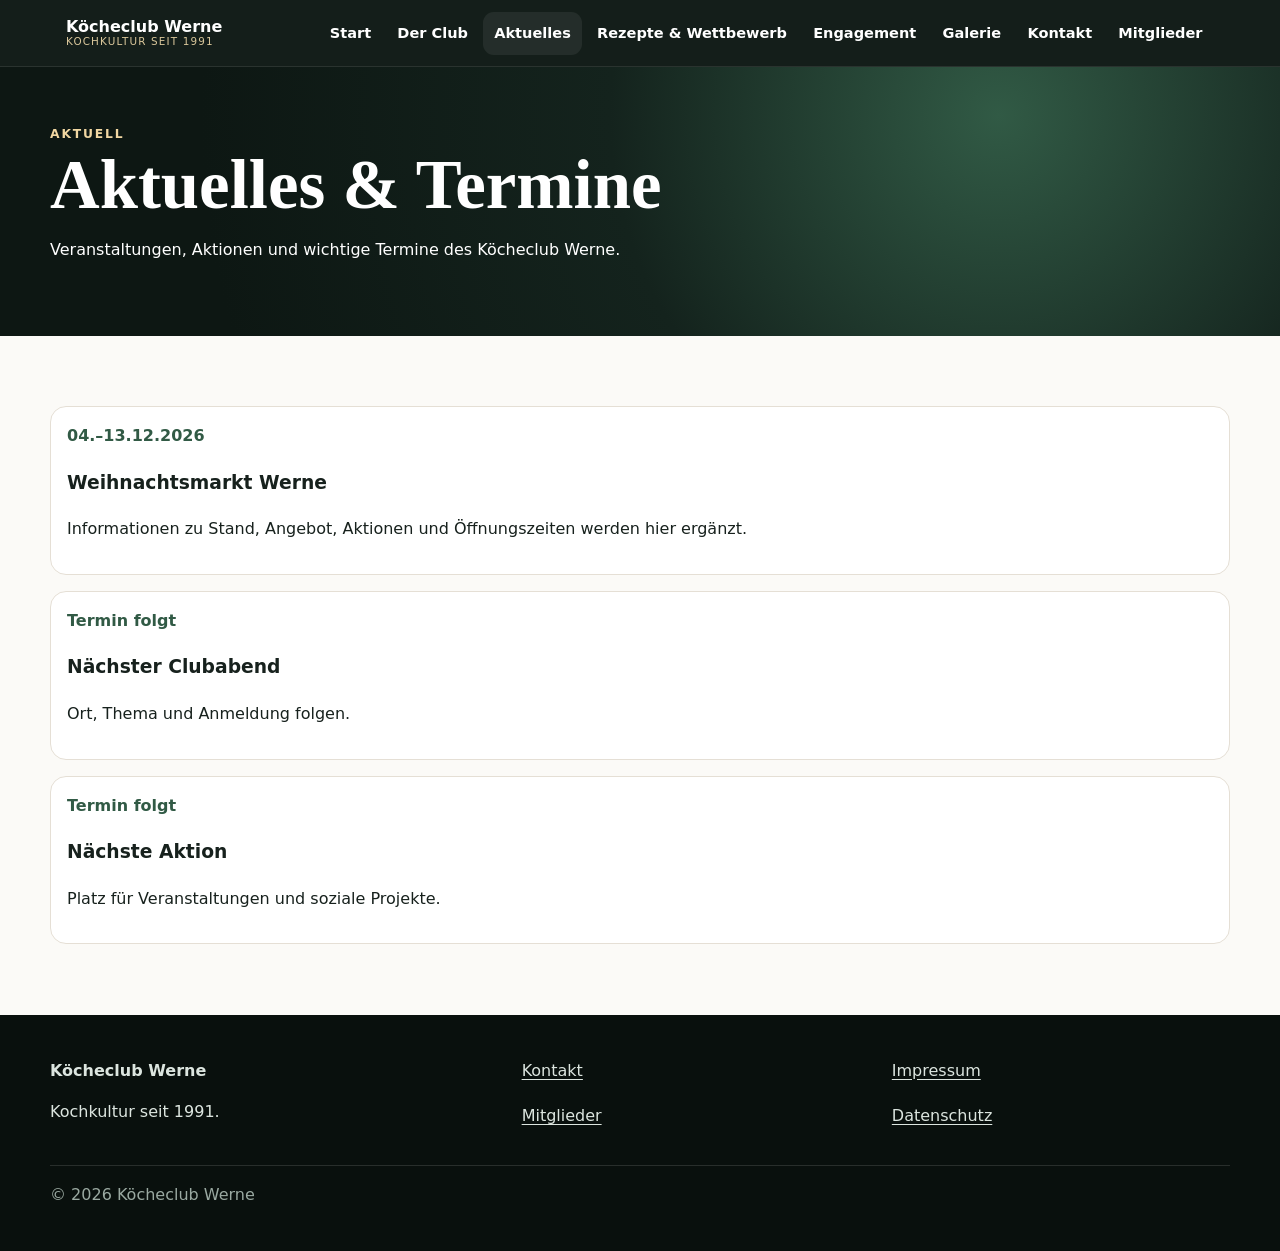
<file: aktuelles.html>
<!doctype html><html lang="de"><head><meta charset="utf-8"><meta name="viewport" content="width=device-width,initial-scale=1"><title>Aktuelles & Termine | Köcheclub Werne</title><link rel="stylesheet" href="styles.css"></head><body><header><div class="nav"><a class="brand" href="index.html"><span class="brand-copy"><strong>Köcheclub Werne</strong><small>Kochkultur seit 1991</small></span></a><button class="menu-btn">Menü</button><nav><ul><li><a href="index.html">Start</a></li><li><a href="club.html">Der Club</a></li><li><a aria-current="page" href="aktuelles.html">Aktuelles</a></li><li><a href="rezepte-wettbewerb.html">Rezepte & Wettbewerb</a></li><li><a href="engagement.html">Engagement</a></li><li><a href="galerie.html">Galerie</a></li><li><a href="kontakt.html">Kontakt</a></li><li><a href="mitglieder.html">Mitglieder</a></li></ul></nav></div></header><main><section class="page-hero"><div class="wrap"><div class="eyebrow">Aktuell</div><h1>Aktuelles & Termine</h1><p>Veranstaltungen, Aktionen und wichtige Termine des Köcheclub Werne.</p></div></section><section class="section"><div class="wrap"><div class="timeline"><article class="event"><strong>04.–13.12.2026</strong><h3>Weihnachtsmarkt Werne</h3><p>Informationen zu Stand, Angebot, Aktionen und Öffnungszeiten werden hier ergänzt.</p></article><article class="event"><strong>Termin folgt</strong><h3>Nächster Clubabend</h3><p>Ort, Thema und Anmeldung folgen.</p></article><article class="event"><strong>Termin folgt</strong><h3>Nächste Aktion</h3><p>Platz für Veranstaltungen und soziale Projekte.</p></article></div></div></section></main><footer><div class="footer-grid"><div><strong>Köcheclub Werne</strong><p>Kochkultur seit 1991.</p></div><div class="footer-links"><a href="kontakt.html">Kontakt</a><a href="mitglieder.html">Mitglieder</a></div><div class="footer-links"><a href="impressum.html">Impressum</a><a href="datenschutz.html">Datenschutz</a></div></div><div class="copyright">© <span data-year></span> Köcheclub Werne</div></footer><script src="script.js" defer></script></body></html>
</file>
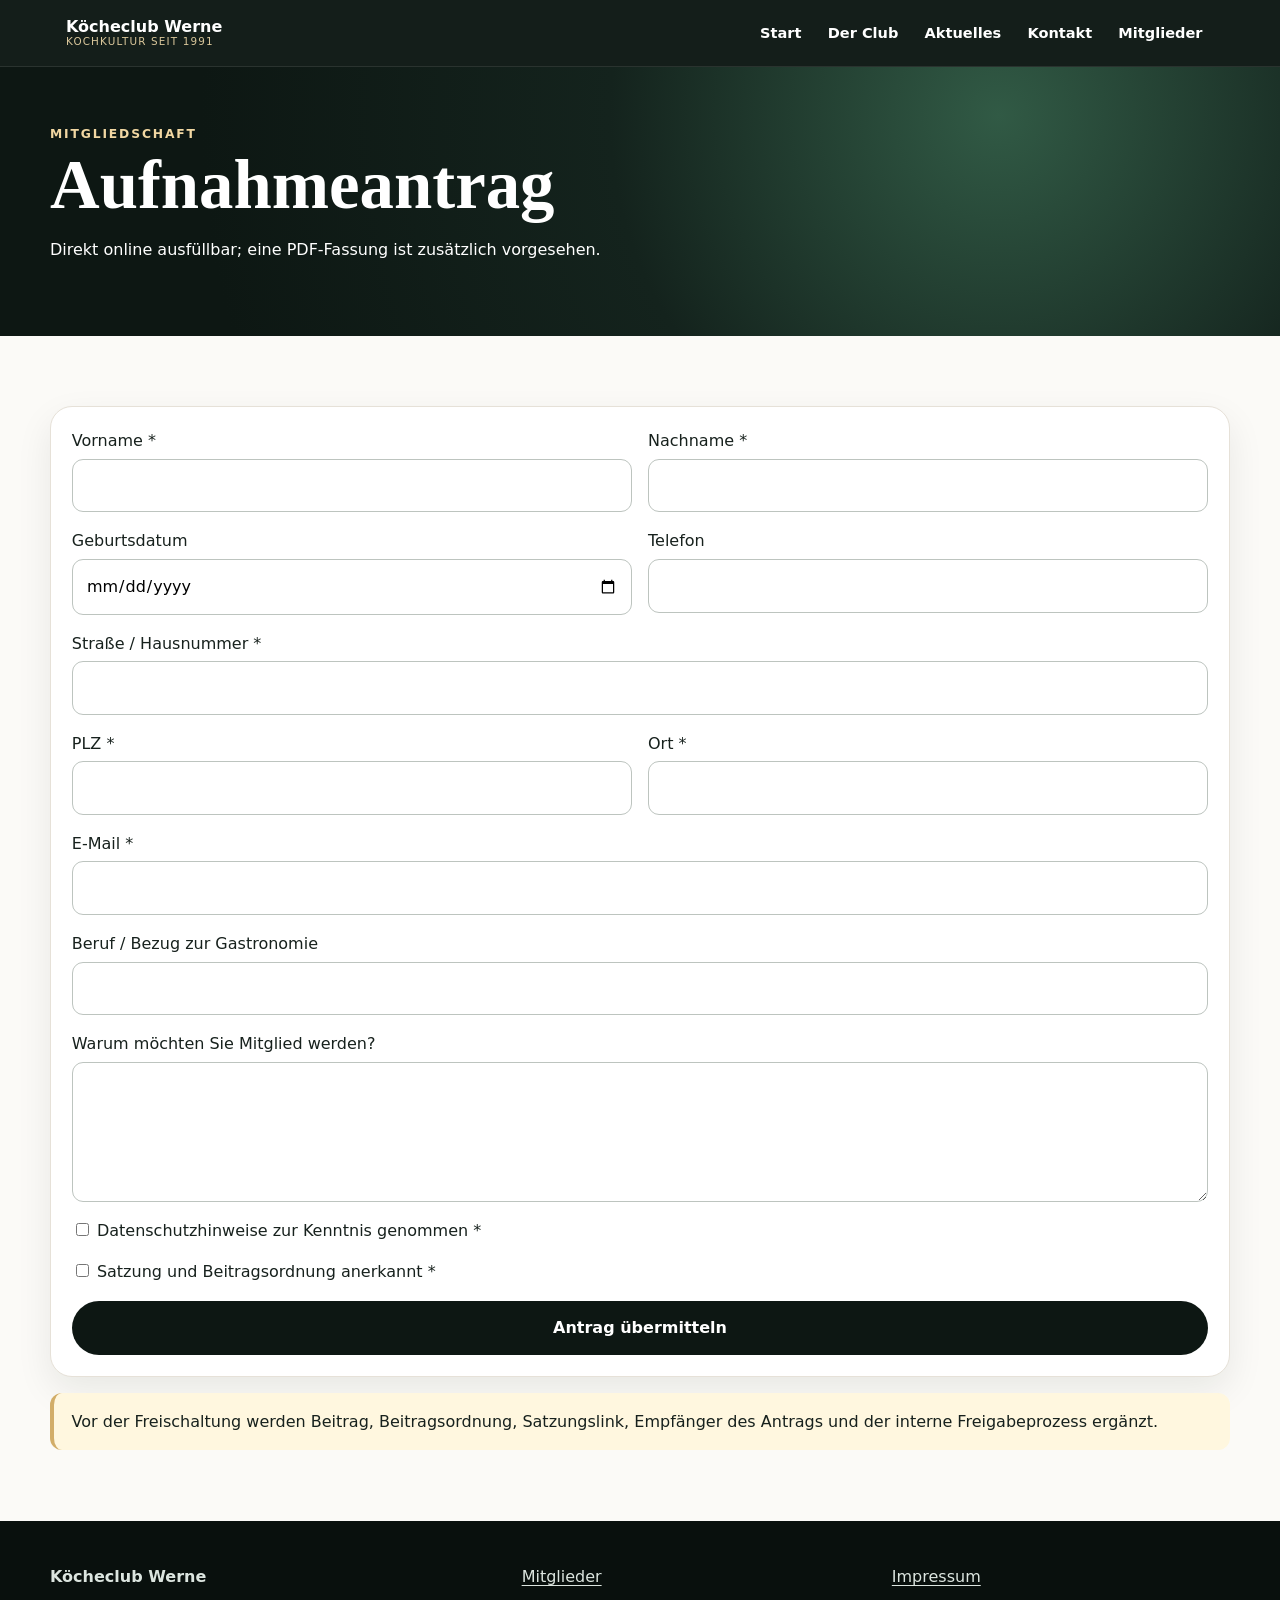
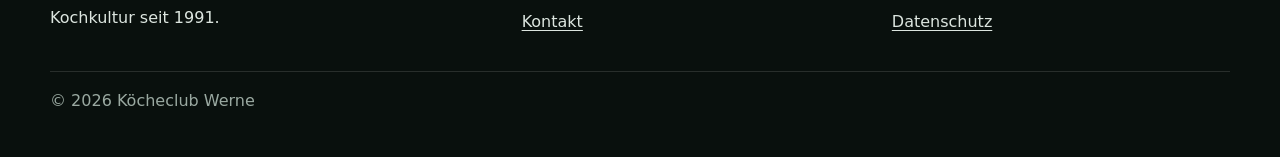
<file: aufnahmeantrag.html>
<!doctype html><html lang="de"><head><meta charset="utf-8"><meta name="viewport" content="width=device-width,initial-scale=1"><title>Aufnahmeantrag | Köcheclub Werne</title><link rel="stylesheet" href="styles.css"></head><body><header><div class="nav"><a class="brand" href="index.html"><span class="brand-copy"><strong>Köcheclub Werne</strong><small>Kochkultur seit 1991</small></span></a><button class="menu-btn">Menü</button><nav><ul><li><a href="index.html">Start</a></li><li><a href="club.html">Der Club</a></li><li><a href="aktuelles.html">Aktuelles</a></li><li><a href="kontakt.html">Kontakt</a></li><li><a href="mitglieder.html">Mitglieder</a></li></ul></nav></div></header><main><section class="page-hero"><div class="wrap"><div class="eyebrow">Mitgliedschaft</div><h1>Aufnahmeantrag</h1><p>Direkt online ausfüllbar; eine PDF-Fassung ist zusätzlich vorgesehen.</p></div></section><section class="section"><div class="wrap"><article class="card"><form name="aufnahmeantrag" method="POST"><div class="form-grid"><div class="field"><label>Vorname *</label><input name="vorname" required></div><div class="field"><label>Nachname *</label><input name="nachname" required></div><div class="field"><label>Geburtsdatum</label><input type="date" name="geburtsdatum"></div><div class="field"><label>Telefon</label><input type="tel" name="telefon"></div><div class="field full"><label>Straße / Hausnummer *</label><input name="strasse" required></div><div class="field"><label>PLZ *</label><input name="plz" required></div><div class="field"><label>Ort *</label><input name="ort" required></div><div class="field full"><label>E-Mail *</label><input type="email" name="email" required></div><div class="field full"><label>Beruf / Bezug zur Gastronomie</label><input name="beruf"></div><div class="field full"><label>Warum möchten Sie Mitglied werden?</label><textarea name="motivation"></textarea></div><div class="field full"><label><input type="checkbox" required> Datenschutzhinweise zur Kenntnis genommen *</label></div><div class="field full"><label><input type="checkbox" required> Satzung und Beitragsordnung anerkannt *</label></div><div class="field full"><button class="btn btn-dark" type="submit">Antrag übermitteln</button></div></div></form></article><div class="notice" style="margin-top:1rem">Vor der Freischaltung werden Beitrag, Beitragsordnung, Satzungslink, Empfänger des Antrags und der interne Freigabeprozess ergänzt.</div></div></section></main><footer><div class="footer-grid"><div><strong>Köcheclub Werne</strong><p>Kochkultur seit 1991.</p></div><div class="footer-links"><a href="mitglieder.html">Mitglieder</a><a href="kontakt.html">Kontakt</a></div><div class="footer-links"><a href="impressum.html">Impressum</a><a href="datenschutz.html">Datenschutz</a></div></div><div class="copyright">© <span data-year></span> Köcheclub Werne</div></footer><script src="script.js" defer></script></body></html>
</file>
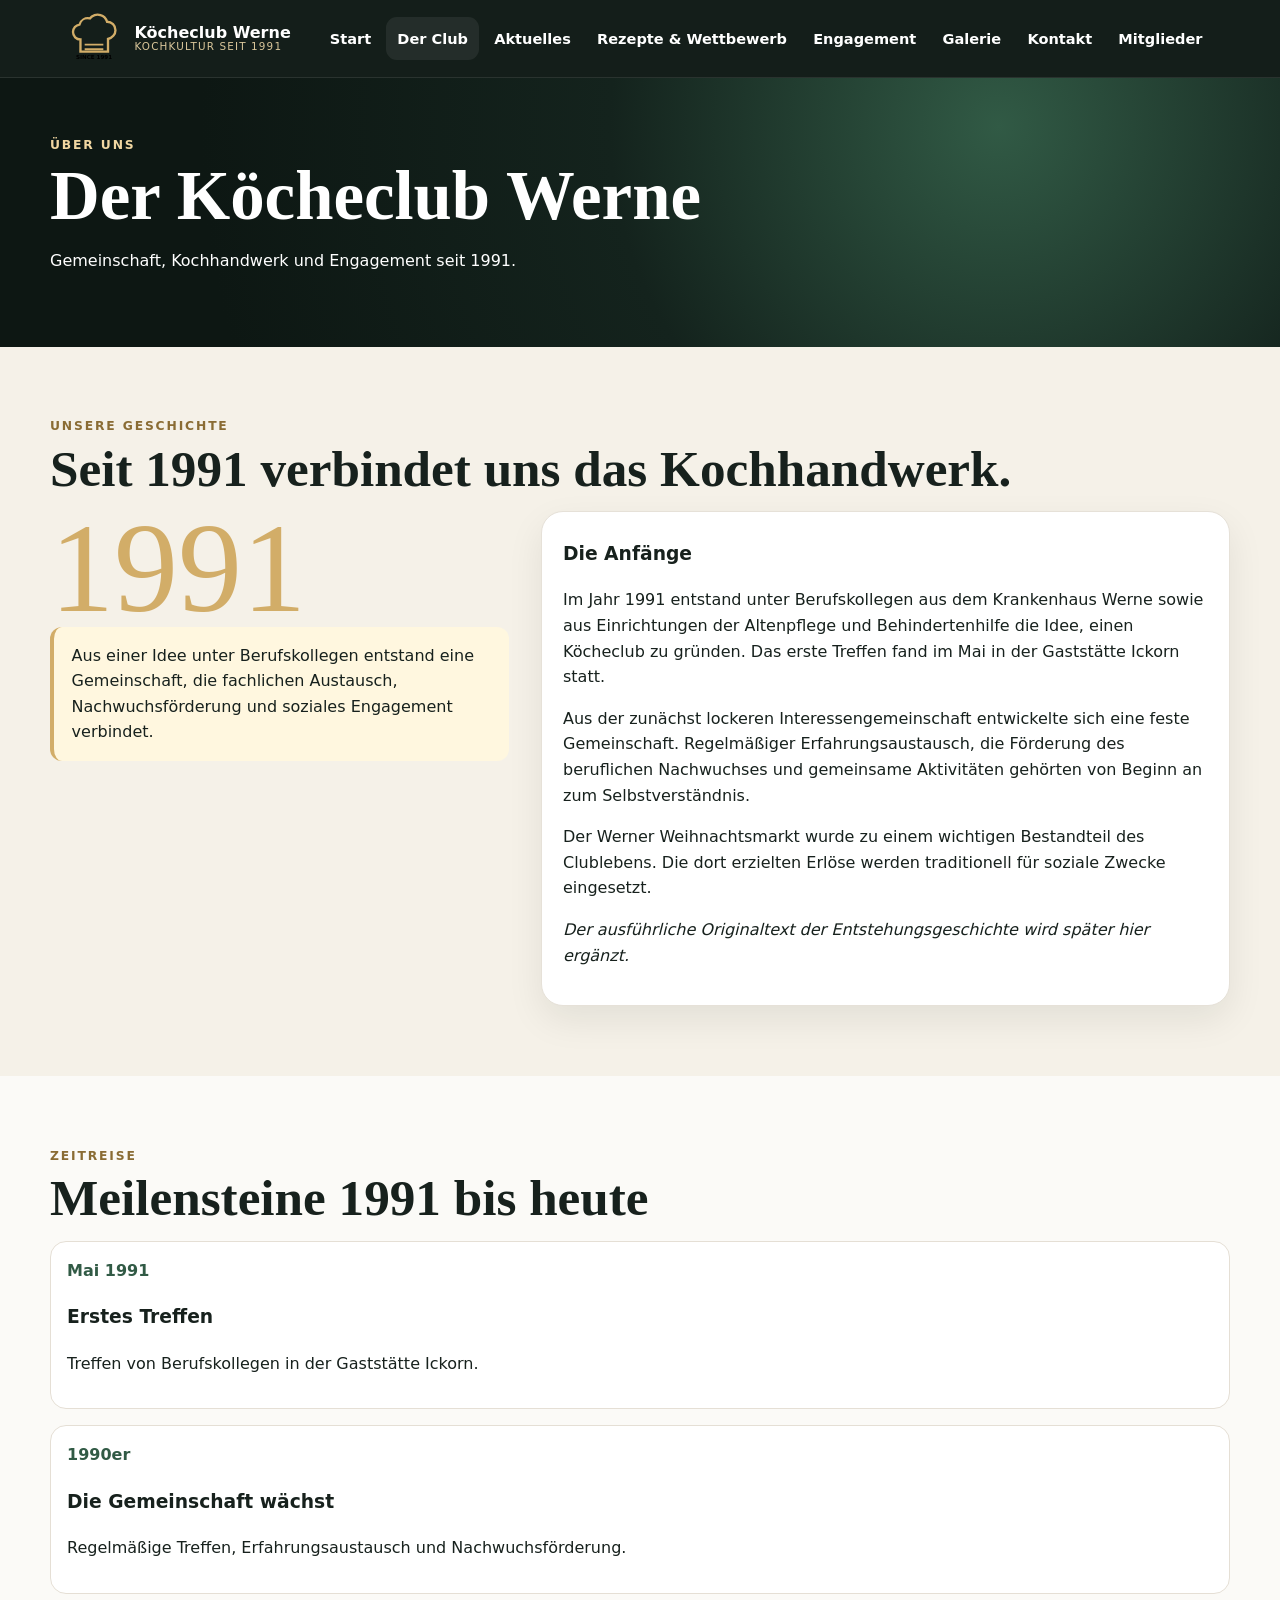
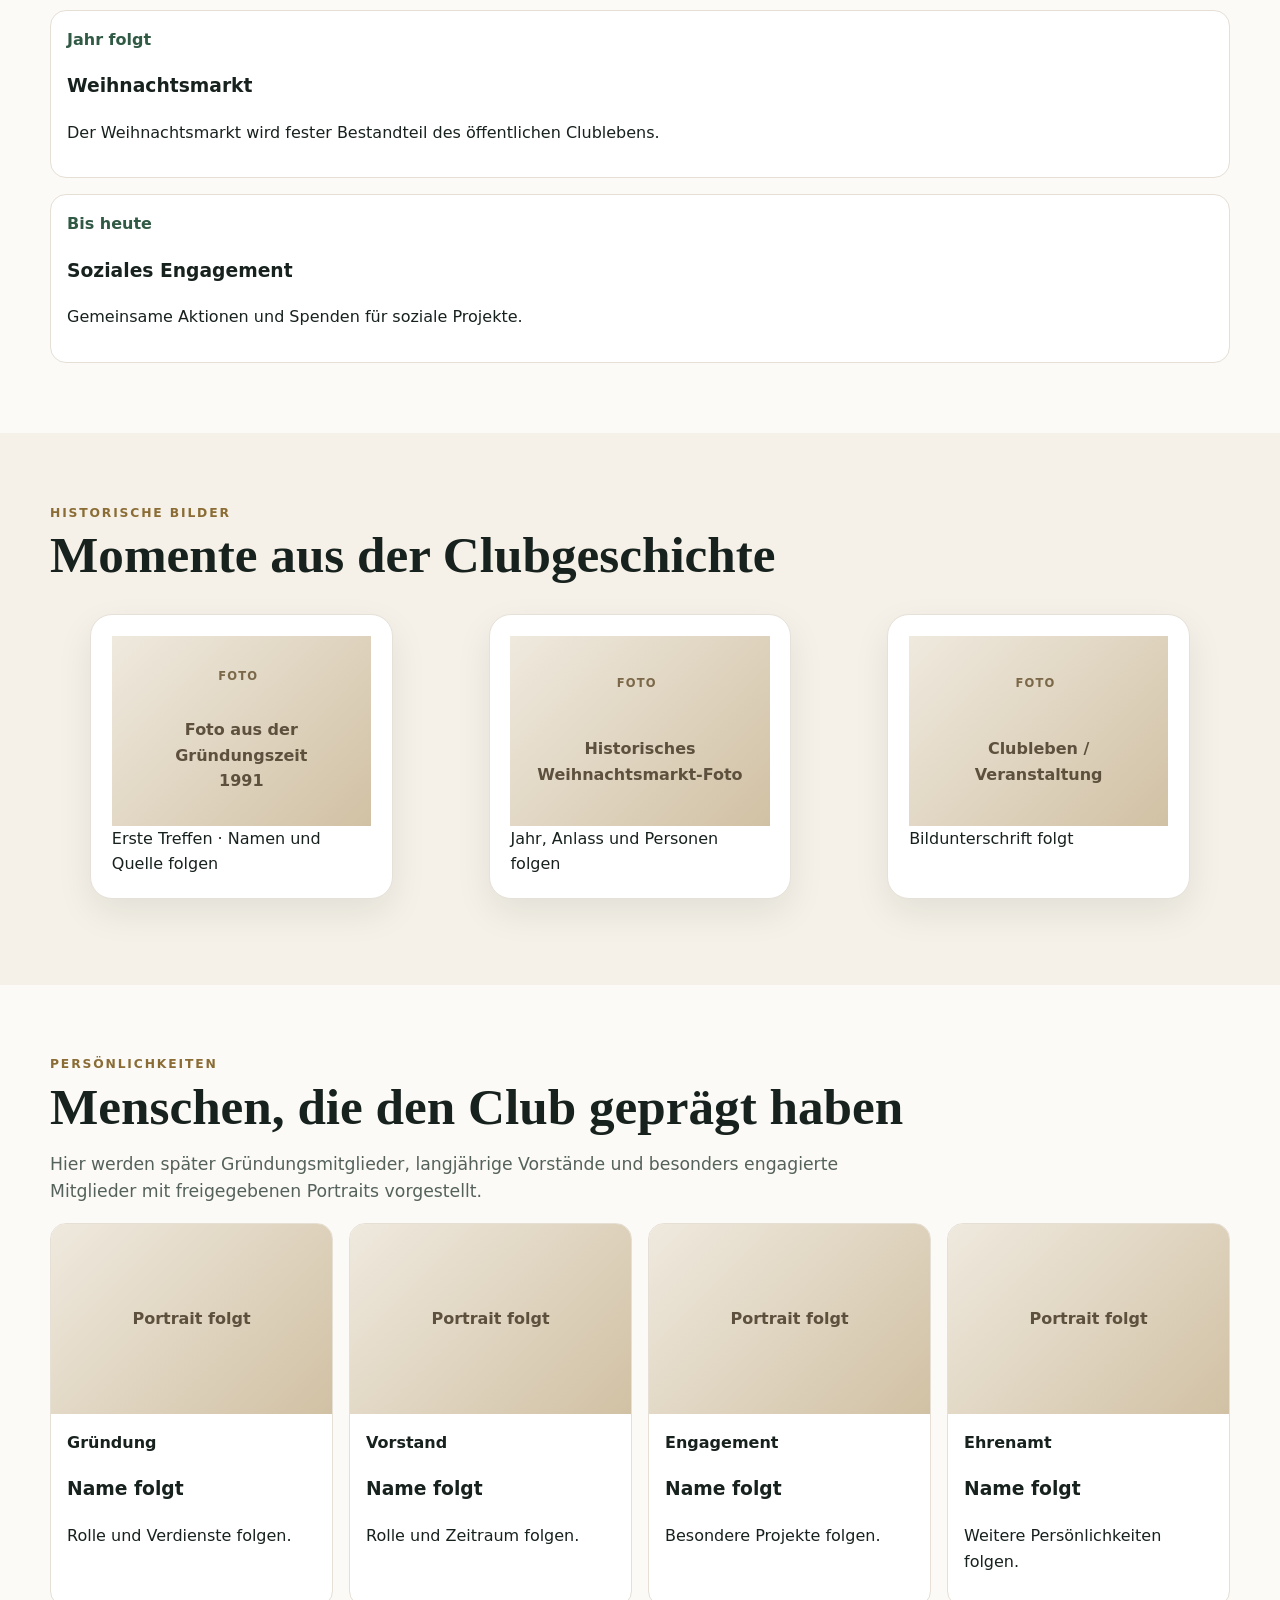
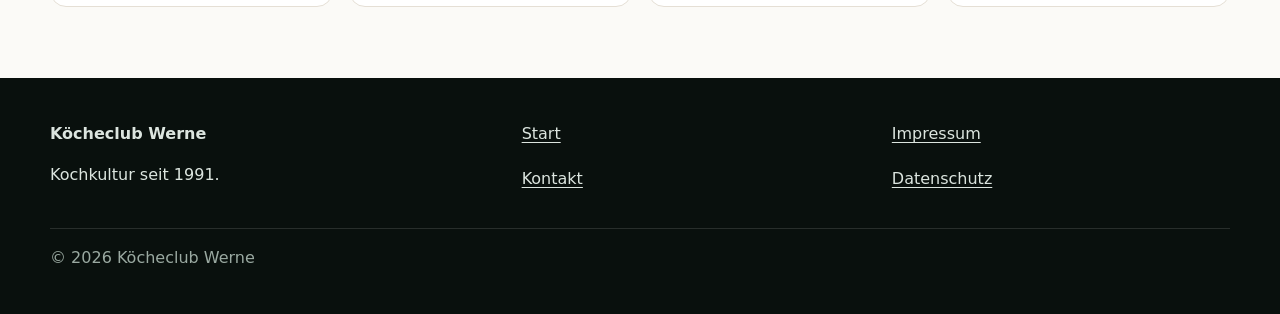
<file: club.html>
<!doctype html><html lang="de"><head><meta charset="utf-8"><meta name="viewport" content="width=device-width,initial-scale=1"><title>Der Club | Köcheclub Werne</title><link rel="stylesheet" href="styles.css"></head><body><header><div class="nav"><a class="brand" href="index.html"><span class="kc-logo"><svg viewBox="0 0 120 92"><path d="M31 47c-9 0-16-7-16-16 0-8 6-15 14-16 3-10 12-15 22-13 5-7 15-10 23-7 7 2 12 8 14 14 10 0 18 8 18 18 0 9-7 17-16 19v27H31V47z" fill="none" stroke="currentColor" stroke-width="5"/><path d="M40 58h40M40 68h40" stroke="currentColor" stroke-width="4"/><text x="60" y="88" text-anchor="middle" font-size="12" font-weight="800">SINCE 1991</text></svg></span><span class="brand-copy"><strong>Köcheclub Werne</strong><small>Kochkultur seit 1991</small></span></a><button class="menu-btn">Menü</button><nav><ul><li><a href="index.html">Start</a></li><li><a aria-current="page" href="club.html">Der Club</a></li><li><a href="aktuelles.html">Aktuelles</a></li><li><a href="rezepte-wettbewerb.html">Rezepte & Wettbewerb</a></li><li><a href="engagement.html">Engagement</a></li><li><a href="galerie.html">Galerie</a></li><li><a href="kontakt.html">Kontakt</a></li><li><a href="mitglieder.html">Mitglieder</a></li></ul></nav></div></header><main><section class="page-hero"><div class="wrap"><div class="eyebrow">Über uns</div><h1>Der Köcheclub Werne</h1><p>Gemeinschaft, Kochhandwerk und Engagement seit 1991.</p></div></section><section class="section alt"><div class="wrap"><div class="section-kicker">Unsere Geschichte</div><h2>Seit 1991 verbindet uns das Kochhandwerk.</h2><div class="history-grid"><div><div class="history-year">1991</div><div class="notice">Aus einer Idee unter Berufskollegen entstand eine Gemeinschaft, die fachlichen Austausch, Nachwuchsförderung und soziales Engagement verbindet.</div></div><div class="card"><h3>Die Anfänge</h3><p>Im Jahr 1991 entstand unter Berufskollegen aus dem Krankenhaus Werne sowie aus Einrichtungen der Altenpflege und Behindertenhilfe die Idee, einen Köcheclub zu gründen. Das erste Treffen fand im Mai in der Gaststätte Ickorn statt.</p><p>Aus der zunächst lockeren Interessengemeinschaft entwickelte sich eine feste Gemeinschaft. Regelmäßiger Erfahrungsaustausch, die Förderung des beruflichen Nachwuchses und gemeinsame Aktivitäten gehörten von Beginn an zum Selbstverständnis.</p><p>Der Werner Weihnachtsmarkt wurde zu einem wichtigen Bestandteil des Clublebens. Die dort erzielten Erlöse werden traditionell für soziale Zwecke eingesetzt.</p><p><em>Der ausführliche Originaltext der Entstehungsgeschichte wird später hier ergänzt.</em></p></div></div></div></section><section class="section"><div class="wrap"><div class="section-kicker">Zeitreise</div><h2>Meilensteine 1991 bis heute</h2><div class="timeline"><div class="event"><strong>Mai 1991</strong><h3>Erstes Treffen</h3><p>Treffen von Berufskollegen in der Gaststätte Ickorn.</p></div><div class="event"><strong>1990er</strong><h3>Die Gemeinschaft wächst</h3><p>Regelmäßige Treffen, Erfahrungsaustausch und Nachwuchsförderung.</p></div><div class="event"><strong>Jahr folgt</strong><h3>Weihnachtsmarkt</h3><p>Der Weihnachtsmarkt wird fester Bestandteil des öffentlichen Clublebens.</p></div><div class="event"><strong>Bis heute</strong><h3>Soziales Engagement</h3><p>Gemeinsame Aktionen und Spenden für soziale Projekte.</p></div></div></div></section><section class="section alt"><div class="wrap"><div class="section-kicker">Historische Bilder</div><h2>Momente aus der Clubgeschichte</h2><div class="grid"><figure class="card"><div class="photo-placeholder">Foto aus der Gründungszeit<br>1991</div><figcaption>Erste Treffen · Namen und Quelle folgen</figcaption></figure><figure class="card"><div class="photo-placeholder">Historisches Weihnachtsmarkt-Foto</div><figcaption>Jahr, Anlass und Personen folgen</figcaption></figure><figure class="card"><div class="photo-placeholder">Clubleben / Veranstaltung</div><figcaption>Bildunterschrift folgt</figcaption></figure></div></div></section><section class="section"><div class="wrap"><div class="section-kicker">Persönlichkeiten</div><h2>Menschen, die den Club geprägt haben</h2><p class="lead">Hier werden später Gründungsmitglieder, langjährige Vorstände und besonders engagierte Mitglieder mit freigegebenen Portraits vorgestellt.</p><div class="people"><article class="person"><div class="person-photo">Portrait folgt</div><div class="person-body"><strong>Gründung</strong><h3>Name folgt</h3><p>Rolle und Verdienste folgen.</p></div></article><article class="person"><div class="person-photo">Portrait folgt</div><div class="person-body"><strong>Vorstand</strong><h3>Name folgt</h3><p>Rolle und Zeitraum folgen.</p></div></article><article class="person"><div class="person-photo">Portrait folgt</div><div class="person-body"><strong>Engagement</strong><h3>Name folgt</h3><p>Besondere Projekte folgen.</p></div></article><article class="person"><div class="person-photo">Portrait folgt</div><div class="person-body"><strong>Ehrenamt</strong><h3>Name folgt</h3><p>Weitere Persönlichkeiten folgen.</p></div></article></div></div></section></main><footer><div class="footer-grid"><div><strong>Köcheclub Werne</strong><p>Kochkultur seit 1991.</p></div><div class="footer-links"><a href="index.html">Start</a><a href="kontakt.html">Kontakt</a></div><div class="footer-links"><a href="impressum.html">Impressum</a><a href="datenschutz.html">Datenschutz</a></div></div><div class="copyright">© <span data-year></span> Köcheclub Werne</div></footer><script src="script.js" defer></script></body></html>
</file>
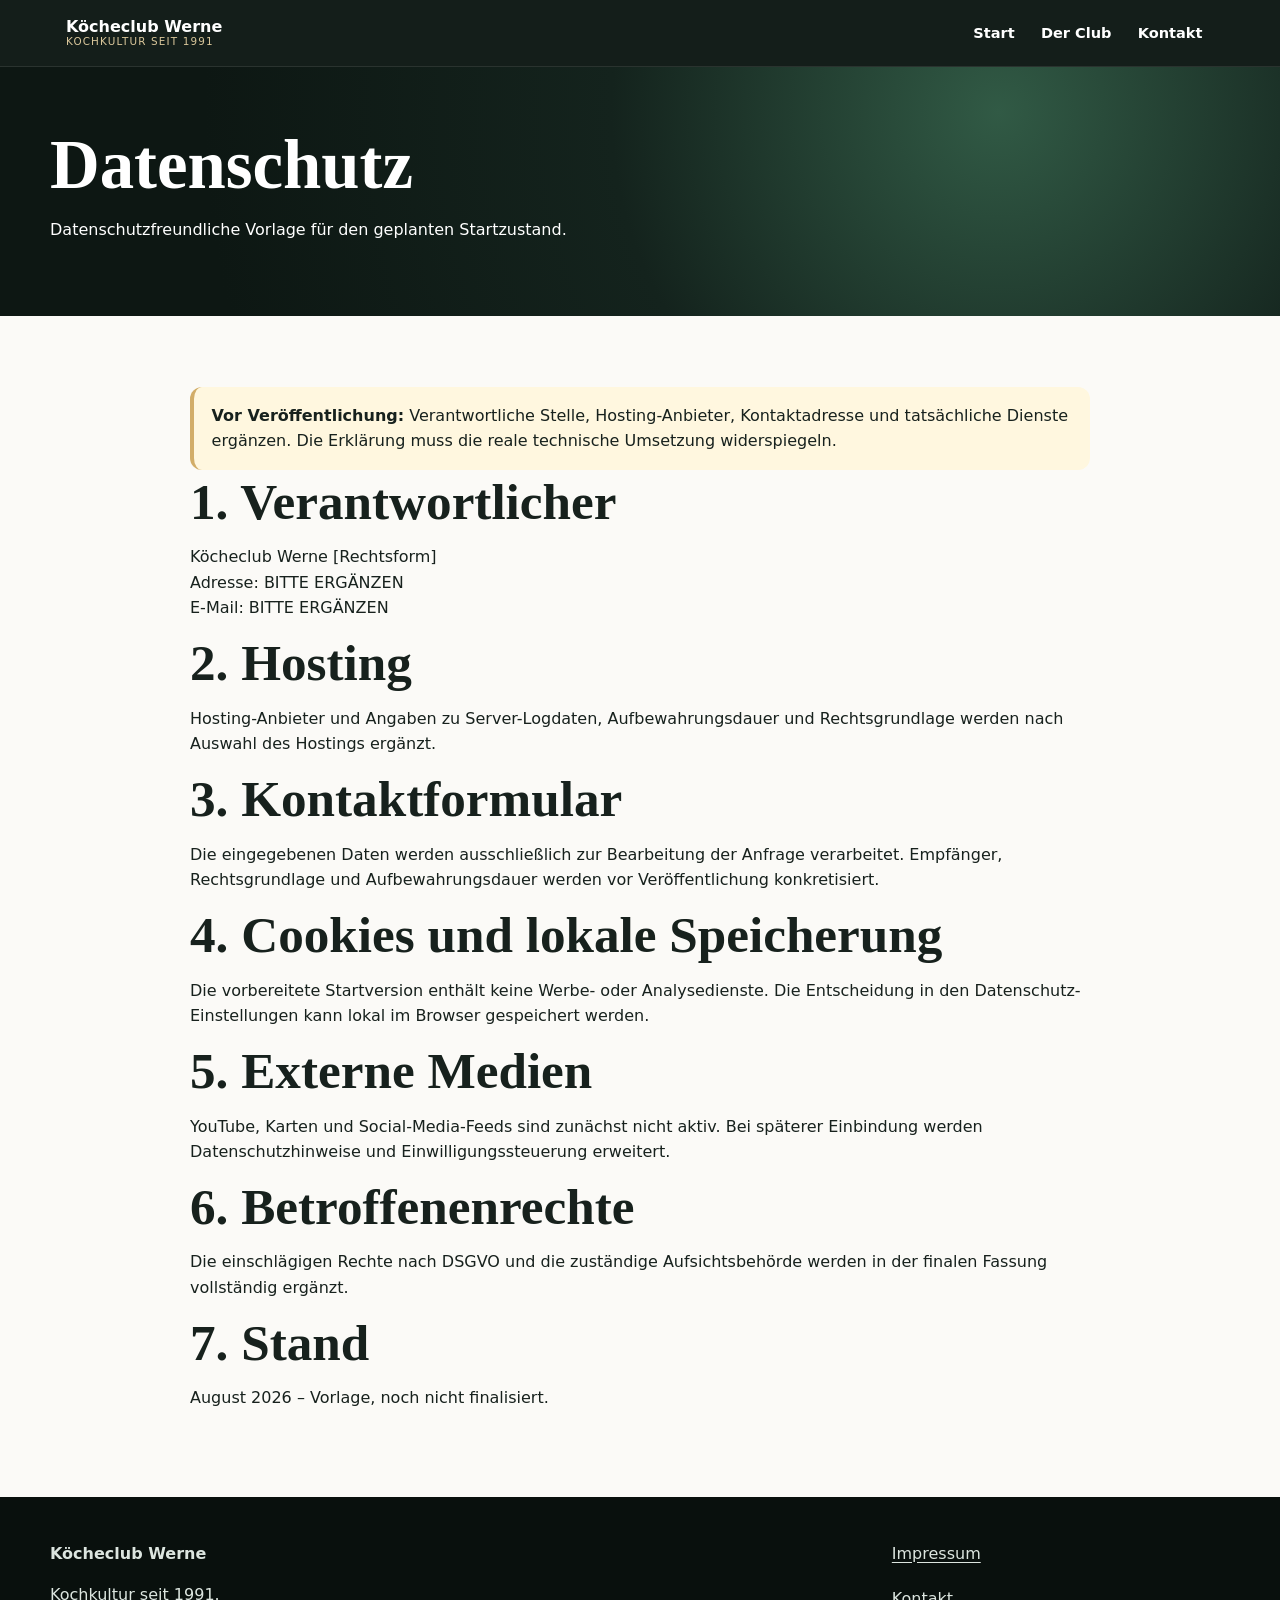
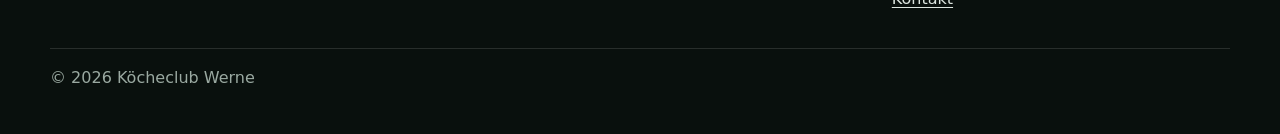
<file: datenschutz.html>
<!doctype html><html lang="de"><head><meta charset="utf-8"><meta name="viewport" content="width=device-width,initial-scale=1"><title>Datenschutz | Köcheclub Werne</title><link rel="stylesheet" href="styles.css"></head><body><header><div class="nav"><a class="brand" href="index.html"><span class="brand-copy"><strong>Köcheclub Werne</strong><small>Kochkultur seit 1991</small></span></a><button class="menu-btn">Menü</button><nav><ul><li><a href="index.html">Start</a></li><li><a href="club.html">Der Club</a></li><li><a href="kontakt.html">Kontakt</a></li></ul></nav></div></header><main><section class="page-hero"><div class="wrap"><h1>Datenschutz</h1><p>Datenschutzfreundliche Vorlage für den geplanten Startzustand.</p></div></section><section class="section"><div class="prose"><div class="notice"><strong>Vor Veröffentlichung:</strong> Verantwortliche Stelle, Hosting-Anbieter, Kontaktadresse und tatsächliche Dienste ergänzen. Die Erklärung muss die reale technische Umsetzung widerspiegeln.</div><h2>1. Verantwortlicher</h2><p>Köcheclub Werne [Rechtsform]<br>Adresse: BITTE ERGÄNZEN<br>E-Mail: BITTE ERGÄNZEN</p><h2>2. Hosting</h2><p>Hosting-Anbieter und Angaben zu Server-Logdaten, Aufbewahrungsdauer und Rechtsgrundlage werden nach Auswahl des Hostings ergänzt.</p><h2>3. Kontaktformular</h2><p>Die eingegebenen Daten werden ausschließlich zur Bearbeitung der Anfrage verarbeitet. Empfänger, Rechtsgrundlage und Aufbewahrungsdauer werden vor Veröffentlichung konkretisiert.</p><h2>4. Cookies und lokale Speicherung</h2><p>Die vorbereitete Startversion enthält keine Werbe- oder Analysedienste. Die Entscheidung in den Datenschutz-Einstellungen kann lokal im Browser gespeichert werden.</p><h2>5. Externe Medien</h2><p>YouTube, Karten und Social-Media-Feeds sind zunächst nicht aktiv. Bei späterer Einbindung werden Datenschutzhinweise und Einwilligungssteuerung erweitert.</p><h2>6. Betroffenenrechte</h2><p>Die einschlägigen Rechte nach DSGVO und die zuständige Aufsichtsbehörde werden in der finalen Fassung vollständig ergänzt.</p><h2>7. Stand</h2><p>August 2026 – Vorlage, noch nicht finalisiert.</p></div></section></main><footer><div class="footer-grid"><div><strong>Köcheclub Werne</strong><p>Kochkultur seit 1991.</p></div><div></div><div class="footer-links"><a href="impressum.html">Impressum</a><a href="kontakt.html">Kontakt</a></div></div><div class="copyright">© <span data-year></span> Köcheclub Werne</div></footer><script src="script.js" defer></script></body></html>
</file>
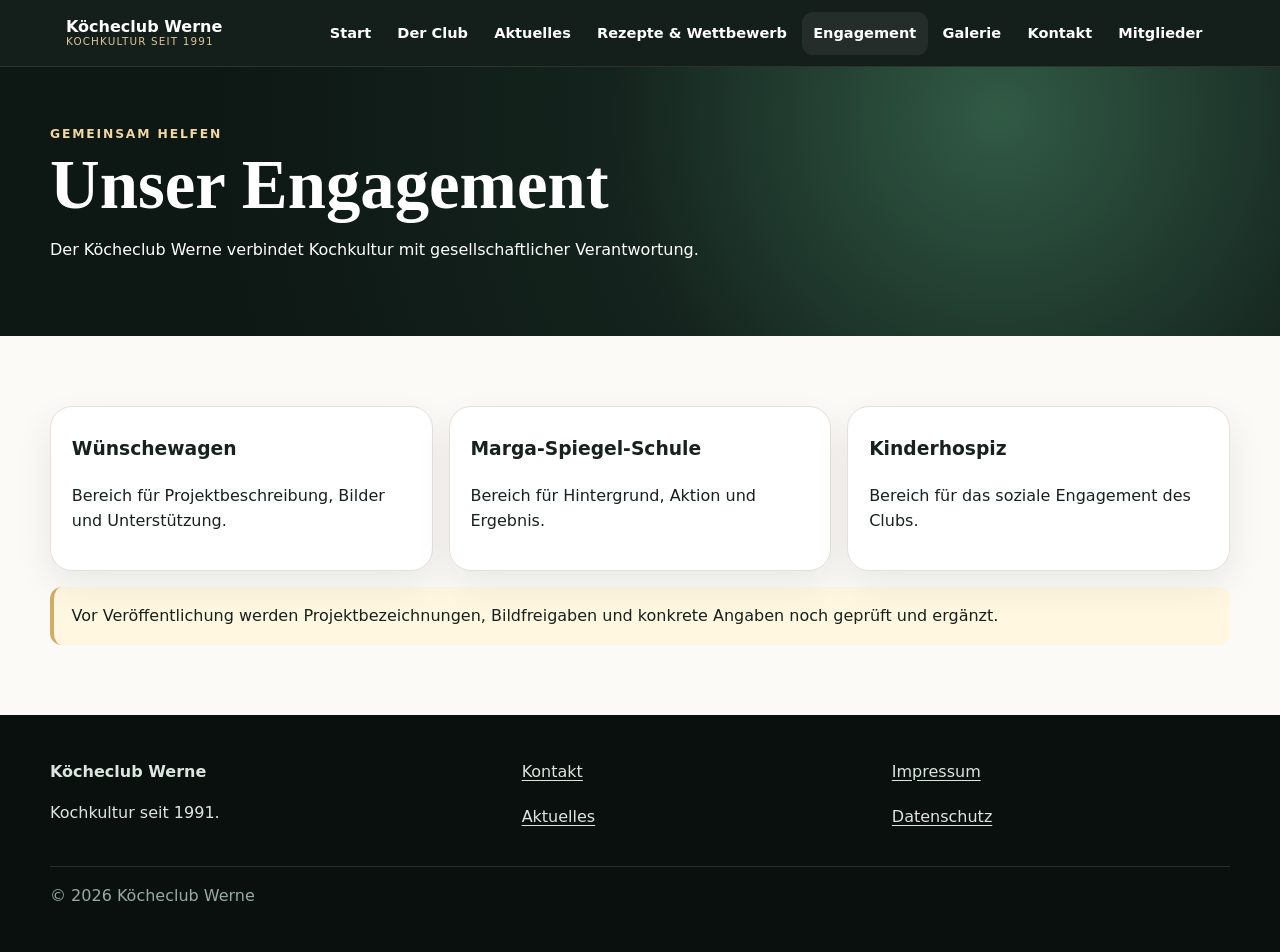
<file: engagement.html>
<!doctype html><html lang="de"><head><meta charset="utf-8"><meta name="viewport" content="width=device-width,initial-scale=1"><title>Engagement | Köcheclub Werne</title><link rel="stylesheet" href="styles.css"></head><body><header><div class="nav"><a class="brand" href="index.html"><span class="brand-copy"><strong>Köcheclub Werne</strong><small>Kochkultur seit 1991</small></span></a><button class="menu-btn">Menü</button><nav><ul><li><a href="index.html">Start</a></li><li><a href="club.html">Der Club</a></li><li><a href="aktuelles.html">Aktuelles</a></li><li><a href="rezepte-wettbewerb.html">Rezepte & Wettbewerb</a></li><li><a aria-current="page" href="engagement.html">Engagement</a></li><li><a href="galerie.html">Galerie</a></li><li><a href="kontakt.html">Kontakt</a></li><li><a href="mitglieder.html">Mitglieder</a></li></ul></nav></div></header><main><section class="page-hero"><div class="wrap"><div class="eyebrow">Gemeinsam helfen</div><h1>Unser Engagement</h1><p>Der Köcheclub Werne verbindet Kochkultur mit gesellschaftlicher Verantwortung.</p></div></section><section class="section"><div class="wrap"><div class="grid"><article class="card"><h3>Wünschewagen</h3><p>Bereich für Projektbeschreibung, Bilder und Unterstützung.</p></article><article class="card"><h3>Marga-Spiegel-Schule</h3><p>Bereich für Hintergrund, Aktion und Ergebnis.</p></article><article class="card"><h3>Kinderhospiz</h3><p>Bereich für das soziale Engagement des Clubs.</p></article></div><div class="notice" style="margin-top:1rem">Vor Veröffentlichung werden Projektbezeichnungen, Bildfreigaben und konkrete Angaben noch geprüft und ergänzt.</div></div></section></main><footer><div class="footer-grid"><div><strong>Köcheclub Werne</strong><p>Kochkultur seit 1991.</p></div><div class="footer-links"><a href="kontakt.html">Kontakt</a><a href="aktuelles.html">Aktuelles</a></div><div class="footer-links"><a href="impressum.html">Impressum</a><a href="datenschutz.html">Datenschutz</a></div></div><div class="copyright">© <span data-year></span> Köcheclub Werne</div></footer><script src="script.js" defer></script></body></html>
</file>
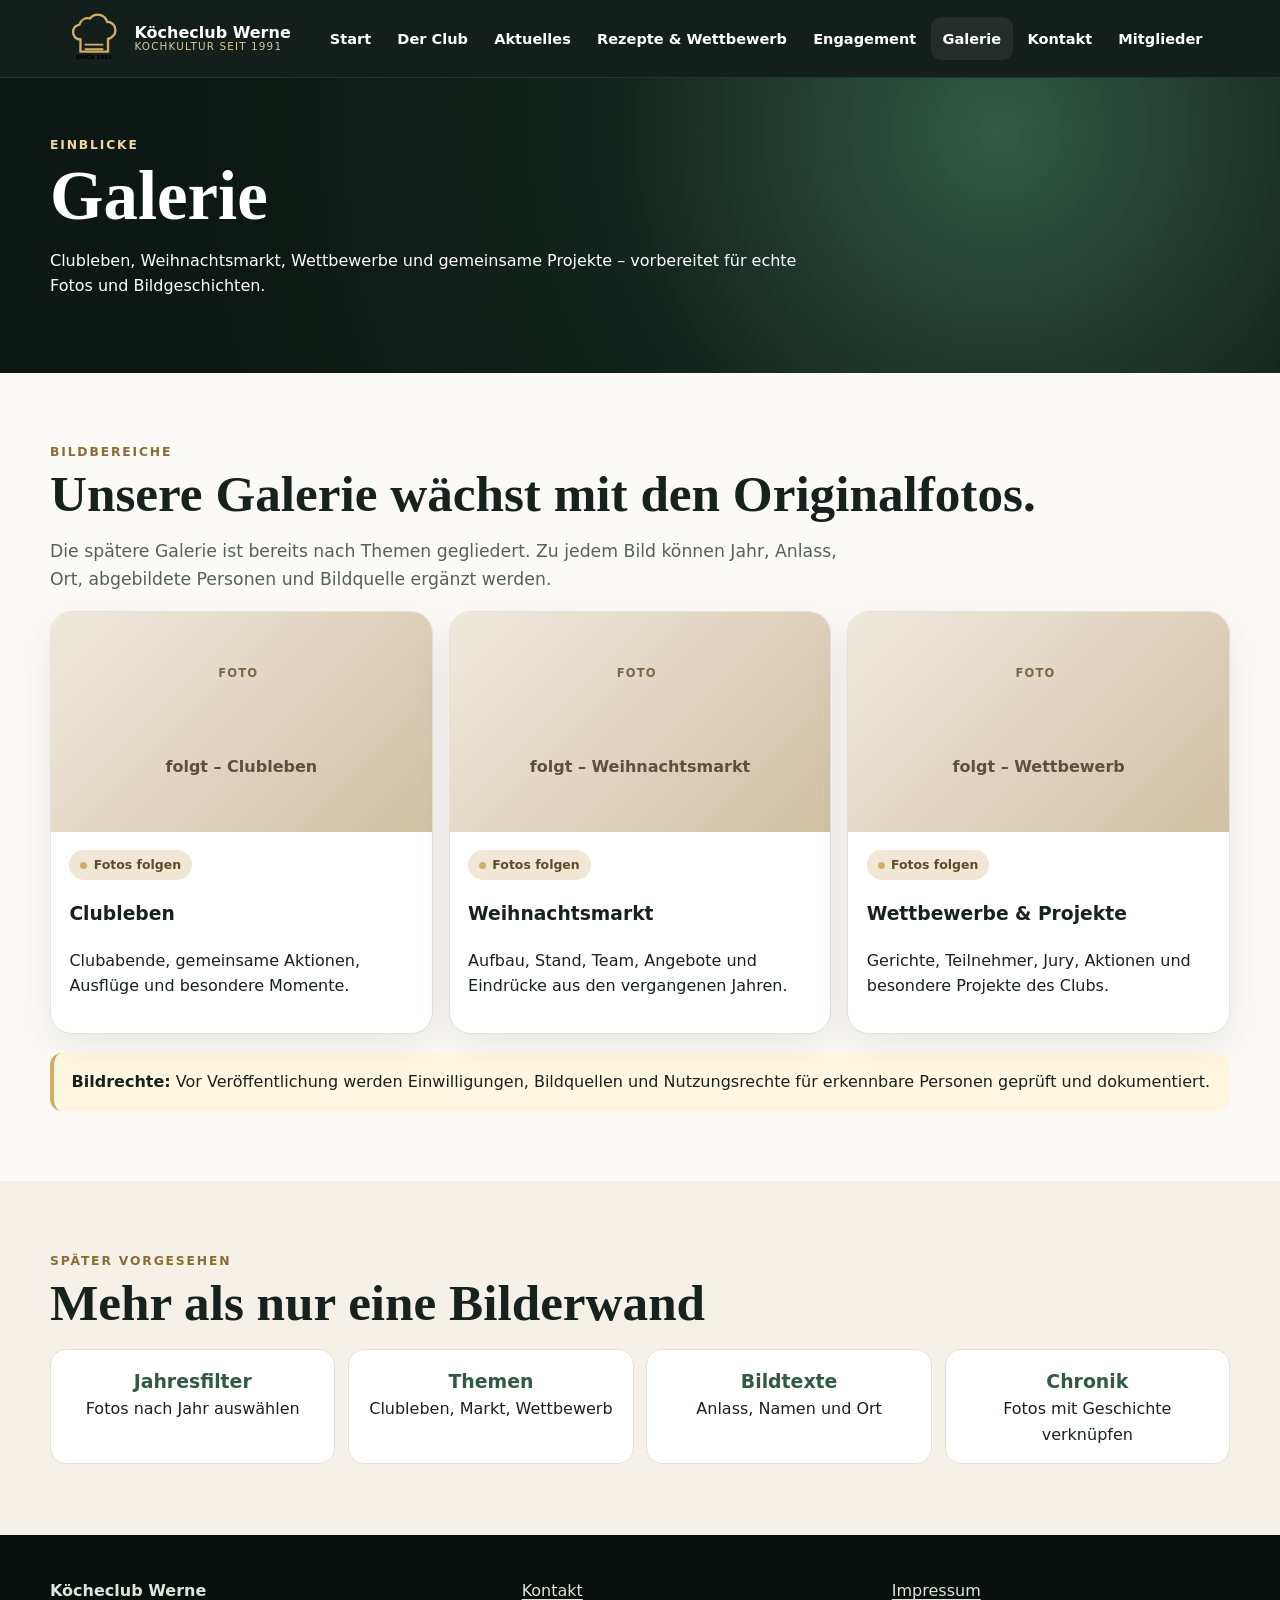
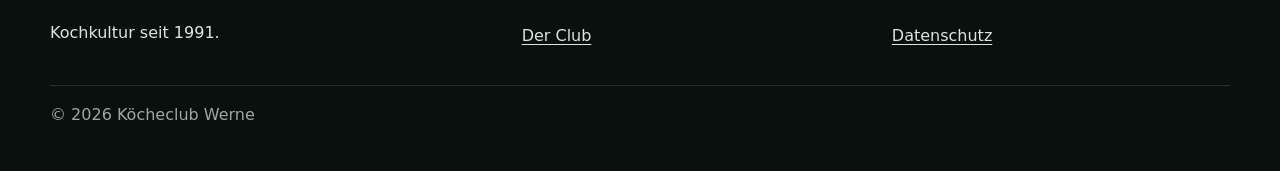
<file: galerie.html>
<!doctype html><html lang="de"><head><meta charset="utf-8"><meta name="viewport" content="width=device-width,initial-scale=1"><title>Galerie | Köcheclub Werne</title><meta name="description" content="Galerie des Köcheclub Werne – Clubleben, Weihnachtsmarkt, Wettbewerbe und Projekte."><link rel="stylesheet" href="styles.css"></head><body><a class="skip" href="#main">Zum Inhalt springen</a><header><div class="nav"><a class="brand" href="index.html"><span class="kc-logo" aria-hidden="true"><svg viewBox="0 0 120 92"><path d="M31 47c-9 0-16-7-16-16 0-8 6-15 14-16 3-10 12-15 22-13 5-7 15-10 23-7 7 2 12 8 14 14 10 0 18 8 18 18 0 9-7 17-16 19v27H31V47z" fill="none" stroke="currentColor" stroke-width="5"/><path d="M40 58h40M40 68h40" stroke="currentColor" stroke-width="4"/><text x="60" y="88" text-anchor="middle" font-size="12" font-weight="800">SINCE 1991</text></svg></span><span class="brand-copy"><strong>Köcheclub Werne</strong><small>Kochkultur seit 1991</small></span></a><button class="menu-btn" type="button">Menü</button><nav aria-label="Hauptnavigation"><ul><li><a href="index.html">Start</a></li><li><a href="club.html">Der Club</a></li><li><a href="aktuelles.html">Aktuelles</a></li><li><a href="rezepte-wettbewerb.html">Rezepte & Wettbewerb</a></li><li><a href="engagement.html">Engagement</a></li><li><a aria-current="page" href="galerie.html">Galerie</a></li><li><a href="kontakt.html">Kontakt</a></li><li><a href="mitglieder.html">Mitglieder</a></li></ul></nav></div></header><main id="main"><section class="page-hero"><div class="wrap"><div class="eyebrow">Einblicke</div><h1>Galerie</h1><p>Clubleben, Weihnachtsmarkt, Wettbewerbe und gemeinsame Projekte – vorbereitet für echte Fotos und Bildgeschichten.</p></div></section><section class="section"><div class="wrap"><div class="section-kicker">Bildbereiche</div><h2>Unsere Galerie wächst mit den Originalfotos.</h2><p class="lead">Die spätere Galerie ist bereits nach Themen gegliedert. Zu jedem Bild können Jahr, Anlass, Ort, abgebildete Personen und Bildquelle ergänzt werden.</p><div class="media-grid"><article class="media-card"><div class="photo-placeholder">folgt – Clubleben</div><div class="media-body"><span class="status-chip">Fotos folgen</span><h3>Clubleben</h3><p>Clubabende, gemeinsame Aktionen, Ausflüge und besondere Momente.</p></div></article><article class="media-card"><div class="photo-placeholder">folgt – Weihnachtsmarkt</div><div class="media-body"><span class="status-chip">Fotos folgen</span><h3>Weihnachtsmarkt</h3><p>Aufbau, Stand, Team, Angebote und Eindrücke aus den vergangenen Jahren.</p></div></article><article class="media-card"><div class="photo-placeholder">folgt – Wettbewerb</div><div class="media-body"><span class="status-chip">Fotos folgen</span><h3>Wettbewerbe & Projekte</h3><p>Gerichte, Teilnehmer, Jury, Aktionen und besondere Projekte des Clubs.</p></div></article></div><div class="notice" style="margin-top:1.2rem"><strong>Bildrechte:</strong> Vor Veröffentlichung werden Einwilligungen, Bildquellen und Nutzungsrechte für erkennbare Personen geprüft und dokumentiert.</div></div></section><section class="section alt"><div class="wrap"><div class="section-kicker">Später vorgesehen</div><h2>Mehr als nur eine Bilderwand</h2><div class="feature-list"><div class="feature-item"><strong>Jahresfilter</strong>Fotos nach Jahr auswählen</div><div class="feature-item"><strong>Themen</strong>Clubleben, Markt, Wettbewerb</div><div class="feature-item"><strong>Bildtexte</strong>Anlass, Namen und Ort</div><div class="feature-item"><strong>Chronik</strong>Fotos mit Geschichte verknüpfen</div></div></div></section></main><footer><div class="footer-grid"><div><strong>Köcheclub Werne</strong><p>Kochkultur seit 1991.</p></div><div class="footer-links"><a href="kontakt.html">Kontakt</a><a href="club.html">Der Club</a></div><div class="footer-links"><a href="impressum.html">Impressum</a><a href="datenschutz.html">Datenschutz</a></div></div><div class="copyright">© <span data-year></span> Köcheclub Werne</div></footer><script src="script.js" defer></script></body></html>
</file>
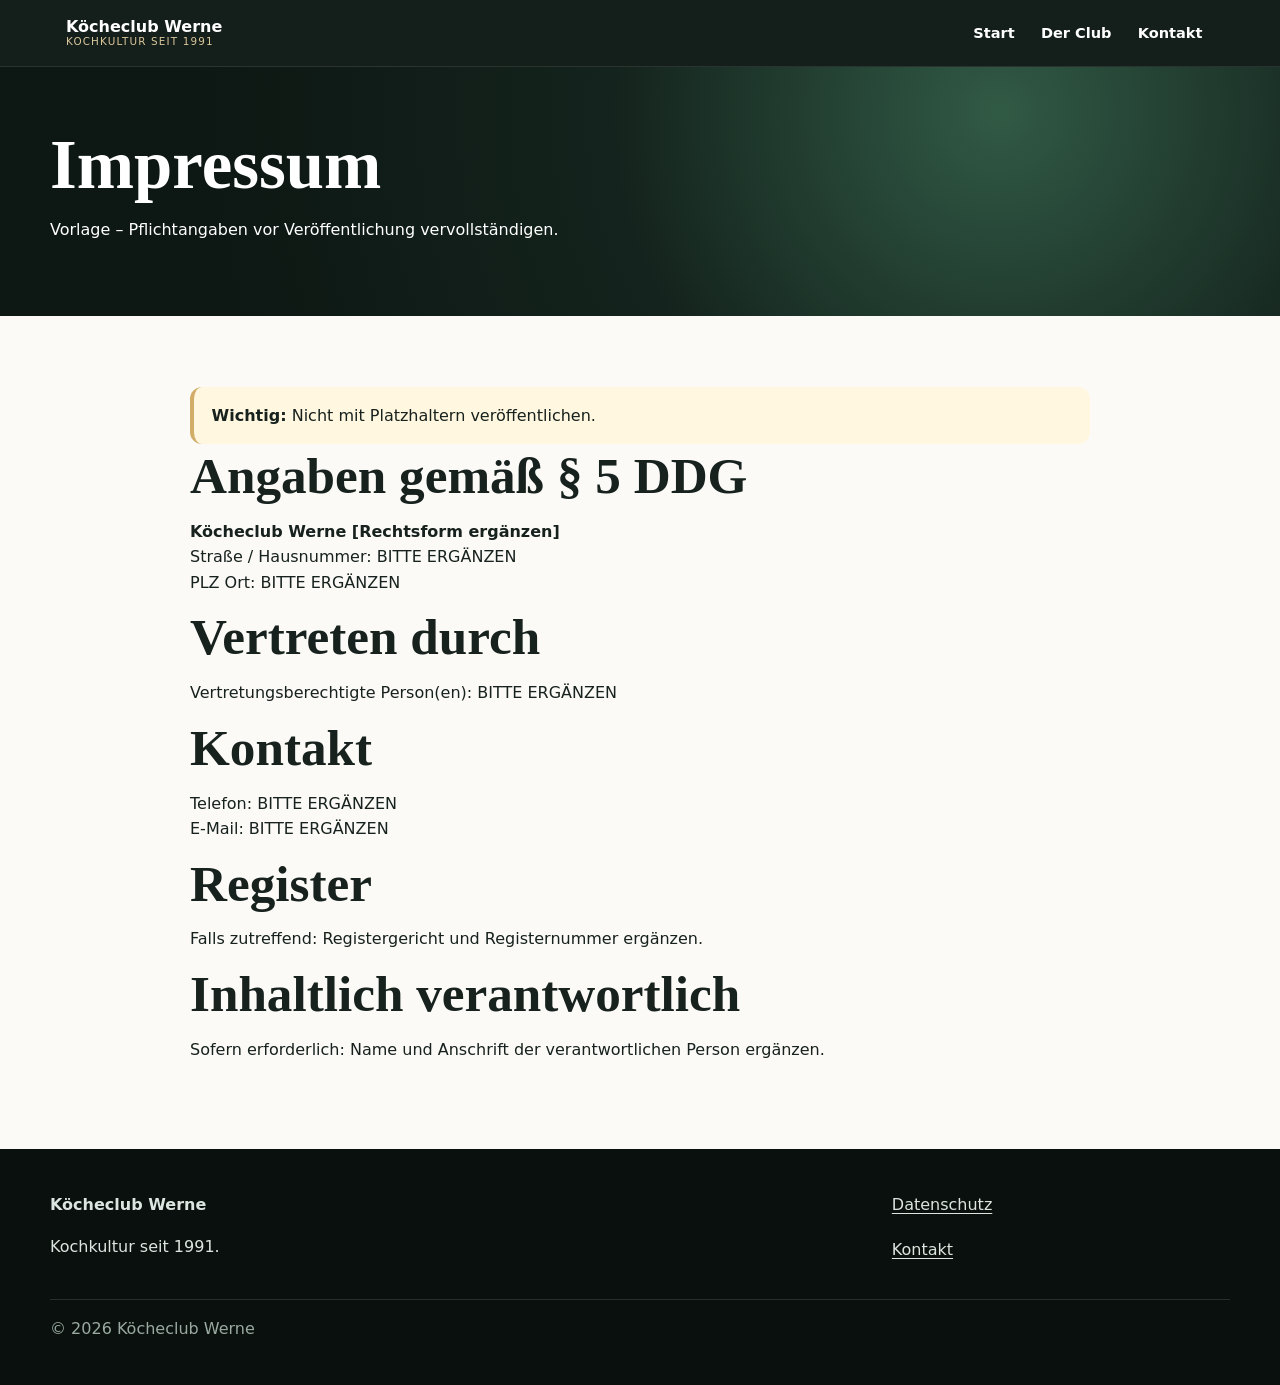
<file: impressum.html>
<!doctype html><html lang="de"><head><meta charset="utf-8"><meta name="viewport" content="width=device-width,initial-scale=1"><title>Impressum | Köcheclub Werne</title><link rel="stylesheet" href="styles.css"></head><body><header><div class="nav"><a class="brand" href="index.html"><span class="brand-copy"><strong>Köcheclub Werne</strong><small>Kochkultur seit 1991</small></span></a><button class="menu-btn">Menü</button><nav><ul><li><a href="index.html">Start</a></li><li><a href="club.html">Der Club</a></li><li><a href="kontakt.html">Kontakt</a></li></ul></nav></div></header><main><section class="page-hero"><div class="wrap"><h1>Impressum</h1><p>Vorlage – Pflichtangaben vor Veröffentlichung vervollständigen.</p></div></section><section class="section"><div class="prose"><div class="notice"><strong>Wichtig:</strong> Nicht mit Platzhaltern veröffentlichen.</div><h2>Angaben gemäß § 5 DDG</h2><p><strong>Köcheclub Werne [Rechtsform ergänzen]</strong><br>Straße / Hausnummer: BITTE ERGÄNZEN<br>PLZ Ort: BITTE ERGÄNZEN</p><h2>Vertreten durch</h2><p>Vertretungsberechtigte Person(en): BITTE ERGÄNZEN</p><h2>Kontakt</h2><p>Telefon: BITTE ERGÄNZEN<br>E-Mail: BITTE ERGÄNZEN</p><h2>Register</h2><p>Falls zutreffend: Registergericht und Registernummer ergänzen.</p><h2>Inhaltlich verantwortlich</h2><p>Sofern erforderlich: Name und Anschrift der verantwortlichen Person ergänzen.</p></div></section></main><footer><div class="footer-grid"><div><strong>Köcheclub Werne</strong><p>Kochkultur seit 1991.</p></div><div></div><div class="footer-links"><a href="datenschutz.html">Datenschutz</a><a href="kontakt.html">Kontakt</a></div></div><div class="copyright">© <span data-year></span> Köcheclub Werne</div></footer><script src="script.js" defer></script></body></html>
</file>
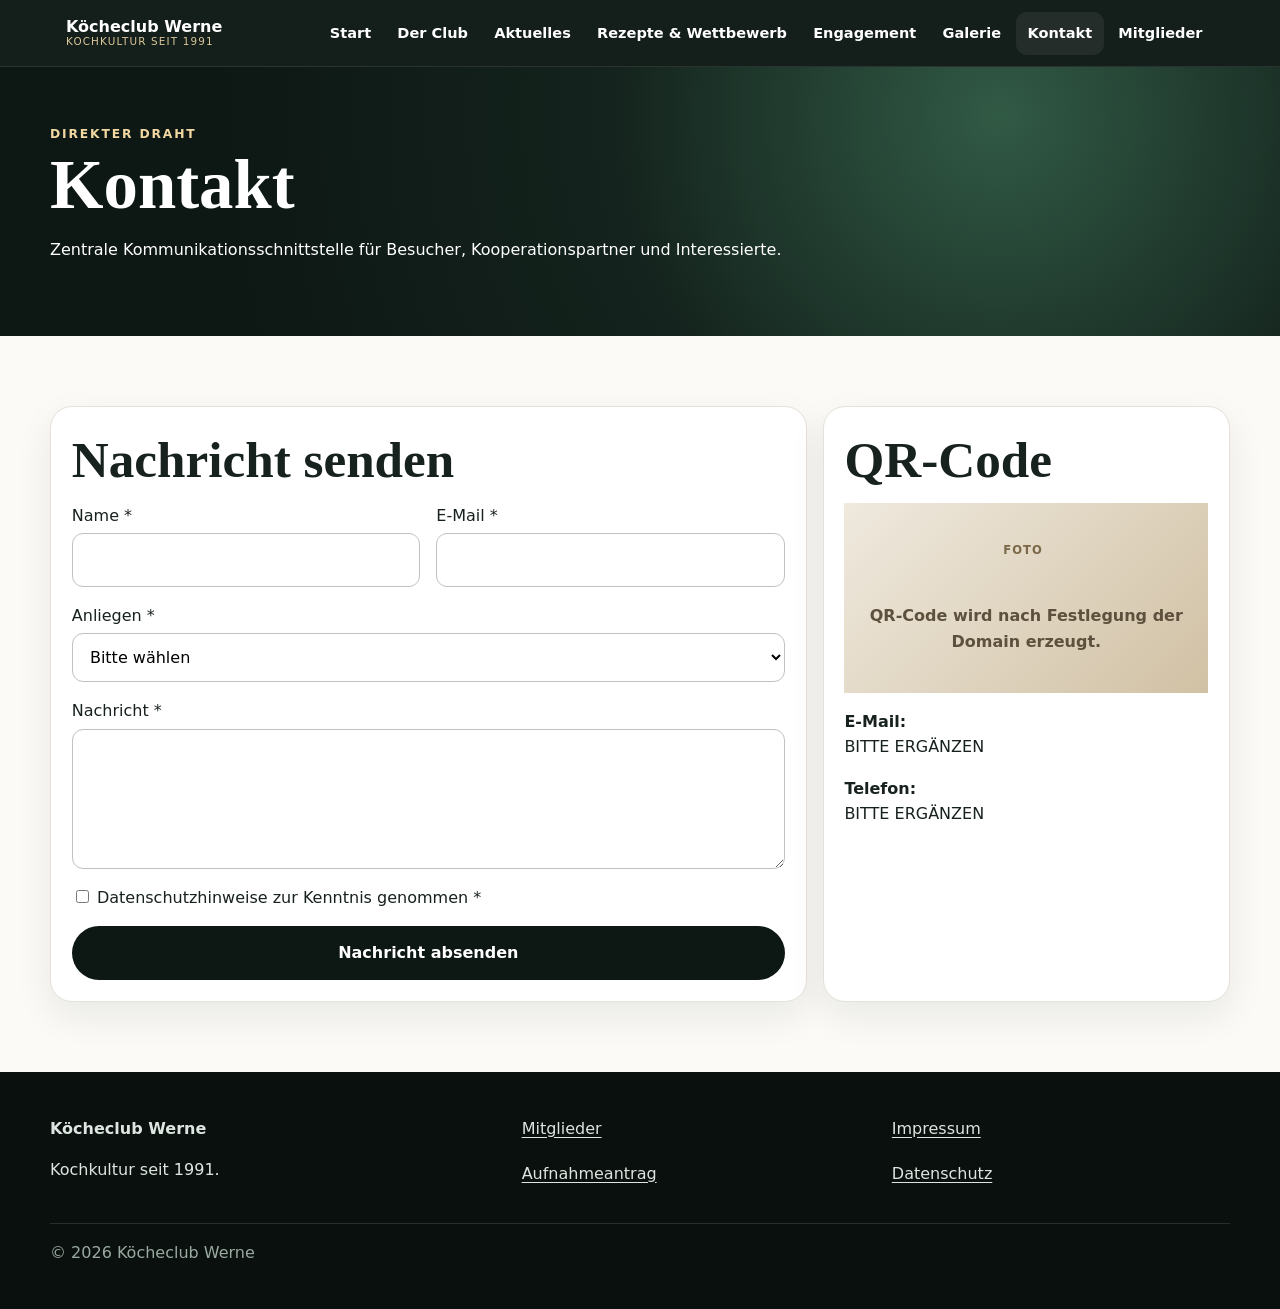
<file: kontakt.html>
<!doctype html><html lang="de"><head><meta charset="utf-8"><meta name="viewport" content="width=device-width,initial-scale=1"><title>Kontakt | Köcheclub Werne</title><link rel="stylesheet" href="styles.css"></head><body><header><div class="nav"><a class="brand" href="index.html"><span class="brand-copy"><strong>Köcheclub Werne</strong><small>Kochkultur seit 1991</small></span></a><button class="menu-btn">Menü</button><nav><ul><li><a href="index.html">Start</a></li><li><a href="club.html">Der Club</a></li><li><a href="aktuelles.html">Aktuelles</a></li><li><a href="rezepte-wettbewerb.html">Rezepte & Wettbewerb</a></li><li><a href="engagement.html">Engagement</a></li><li><a href="galerie.html">Galerie</a></li><li><a aria-current="page" href="kontakt.html">Kontakt</a></li><li><a href="mitglieder.html">Mitglieder</a></li></ul></nav></div></header><main><section class="page-hero"><div class="wrap"><div class="eyebrow">Direkter Draht</div><h1>Kontakt</h1><p>Zentrale Kommunikationsschnittstelle für Besucher, Kooperationspartner und Interessierte.</p></div></section><section class="section"><div class="wrap"><div class="grid" style="grid-template-columns:1.3fr .7fr"><article class="card"><h2>Nachricht senden</h2><form name="kontakt" method="POST"><div class="form-grid"><div class="field"><label for="name">Name *</label><input id="name" name="name" required></div><div class="field"><label for="email">E-Mail *</label><input id="email" type="email" name="email" required></div><div class="field full"><label for="anliegen">Anliegen *</label><select id="anliegen" name="anliegen" required><option value="">Bitte wählen</option><option>Allgemeine Frage</option><option>Veranstaltung / Kooperation</option><option>Interesse am Club</option><option>Presse</option><option>Sonstiges</option></select></div><div class="field full"><label for="nachricht">Nachricht *</label><textarea id="nachricht" name="nachricht" required></textarea></div><div class="field full"><label><input type="checkbox" required> Datenschutzhinweise zur Kenntnis genommen *</label></div><div class="field full"><button class="btn btn-dark" type="submit">Nachricht absenden</button></div></div></form></article><aside class="card"><h2>QR-Code</h2><div class="photo-placeholder">QR-Code wird nach Festlegung der Domain erzeugt.</div><p><strong>E-Mail:</strong><br>BITTE ERGÄNZEN</p><p><strong>Telefon:</strong><br>BITTE ERGÄNZEN</p></aside></div></div></section></main><footer><div class="footer-grid"><div><strong>Köcheclub Werne</strong><p>Kochkultur seit 1991.</p></div><div class="footer-links"><a href="mitglieder.html">Mitglieder</a><a href="aufnahmeantrag.html">Aufnahmeantrag</a></div><div class="footer-links"><a href="impressum.html">Impressum</a><a href="datenschutz.html">Datenschutz</a></div></div><div class="copyright">© <span data-year></span> Köcheclub Werne</div></footer><script src="script.js" defer></script></body></html>
</file>
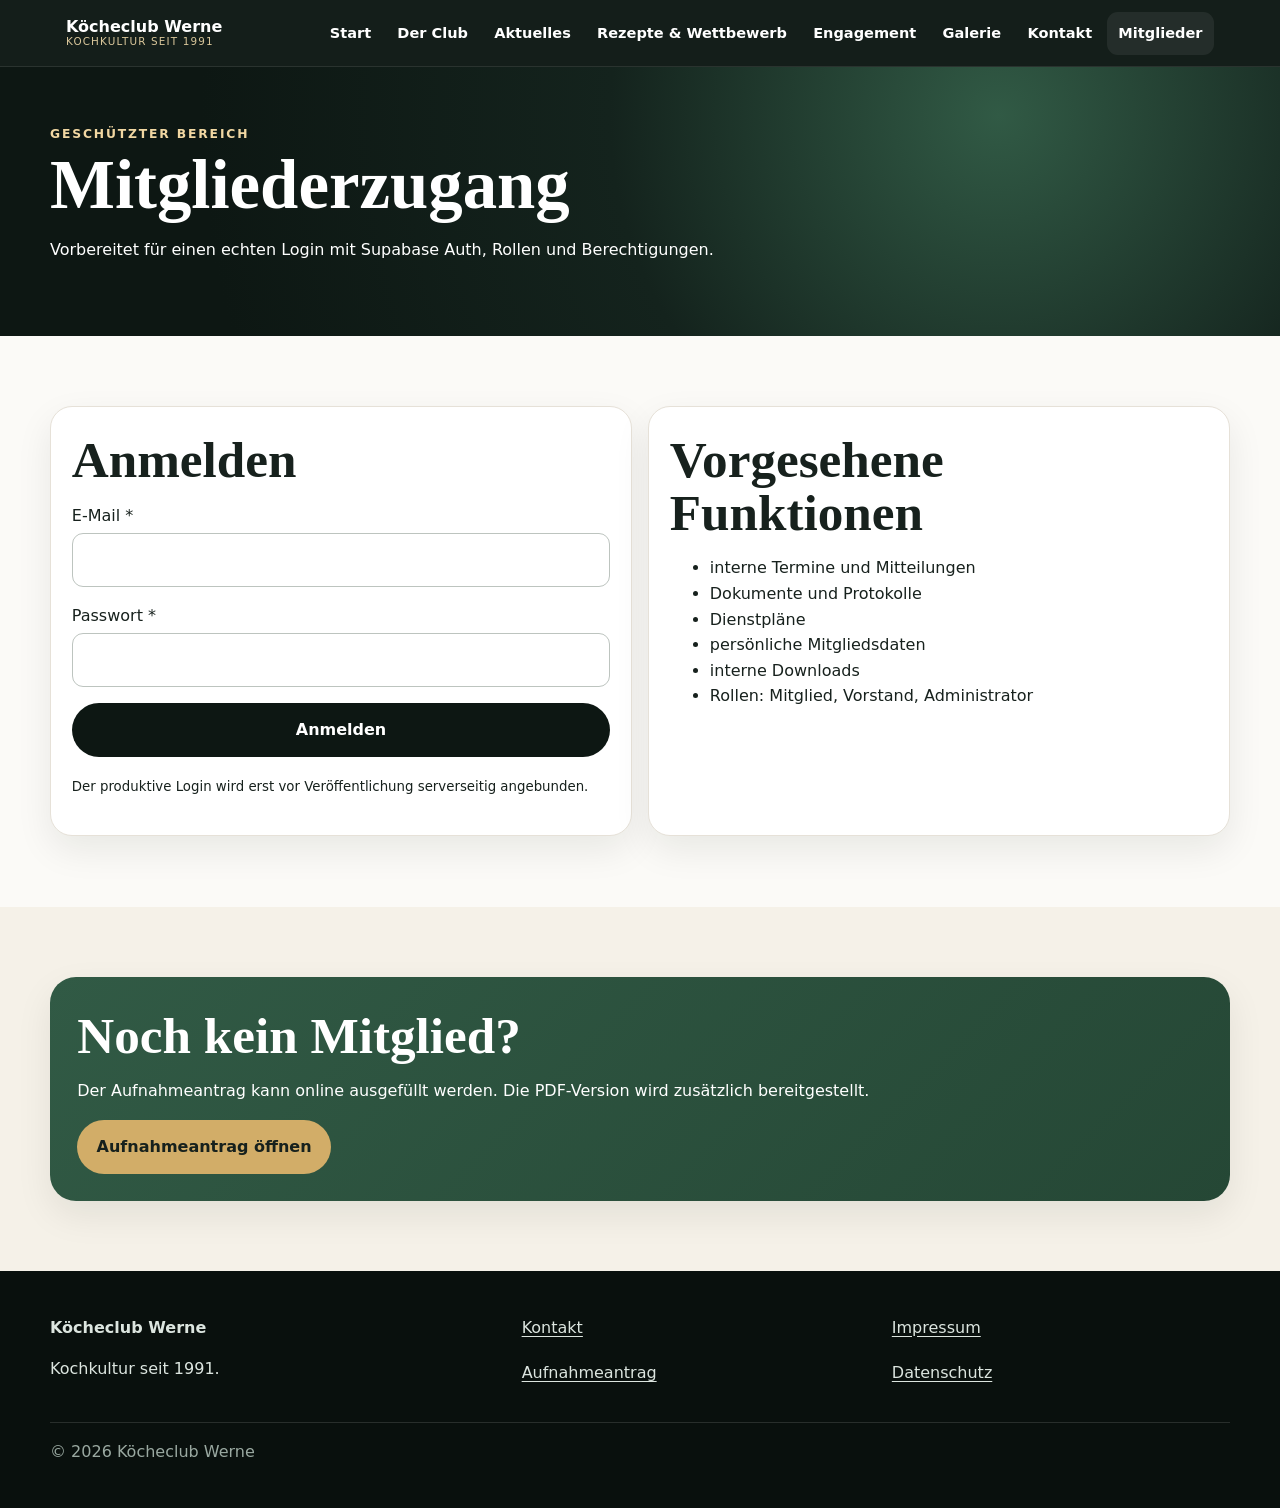
<file: mitglieder.html>
<!doctype html><html lang="de"><head><meta charset="utf-8"><meta name="viewport" content="width=device-width,initial-scale=1"><title>Mitgliederbereich | Köcheclub Werne</title><link rel="stylesheet" href="styles.css"></head><body><header><div class="nav"><a class="brand" href="index.html"><span class="brand-copy"><strong>Köcheclub Werne</strong><small>Kochkultur seit 1991</small></span></a><button class="menu-btn">Menü</button><nav><ul><li><a href="index.html">Start</a></li><li><a href="club.html">Der Club</a></li><li><a href="aktuelles.html">Aktuelles</a></li><li><a href="rezepte-wettbewerb.html">Rezepte & Wettbewerb</a></li><li><a href="engagement.html">Engagement</a></li><li><a href="galerie.html">Galerie</a></li><li><a href="kontakt.html">Kontakt</a></li><li><a aria-current="page" href="mitglieder.html">Mitglieder</a></li></ul></nav></div></header><main><section class="page-hero"><div class="wrap"><div class="eyebrow">Geschützter Bereich</div><h1>Mitgliederzugang</h1><p>Vorbereitet für einen echten Login mit Supabase Auth, Rollen und Berechtigungen.</p></div></section><section class="section"><div class="wrap"><div class="grid" style="grid-template-columns:1fr 1fr"><article class="card"><h2>Anmelden</h2><div class="form-grid"><div class="field full"><label>E-Mail *</label><input type="email" autocomplete="username"></div><div class="field full"><label>Passwort *</label><input type="password" autocomplete="current-password"></div><div class="field full"><button class="btn btn-dark" type="button">Anmelden</button></div></div><p><small>Der produktive Login wird erst vor Veröffentlichung serverseitig angebunden.</small></p></article><article class="card"><h2>Vorgesehene Funktionen</h2><ul><li>interne Termine und Mitteilungen</li><li>Dokumente und Protokolle</li><li>Dienstpläne</li><li>persönliche Mitgliedsdaten</li><li>interne Downloads</li><li>Rollen: Mitglied, Vorstand, Administrator</li></ul></article></div></div></section><section class="section alt"><div class="wrap"><div class="band"><h2>Noch kein Mitglied?</h2><p>Der Aufnahmeantrag kann online ausgefüllt werden. Die PDF-Version wird zusätzlich bereitgestellt.</p><a class="btn btn-primary" href="aufnahmeantrag.html">Aufnahmeantrag öffnen</a></div></div></section></main><footer><div class="footer-grid"><div><strong>Köcheclub Werne</strong><p>Kochkultur seit 1991.</p></div><div class="footer-links"><a href="kontakt.html">Kontakt</a><a href="aufnahmeantrag.html">Aufnahmeantrag</a></div><div class="footer-links"><a href="impressum.html">Impressum</a><a href="datenschutz.html">Datenschutz</a></div></div><div class="copyright">© <span data-year></span> Köcheclub Werne</div></footer><script src="script.js" defer></script></body></html>
</file>
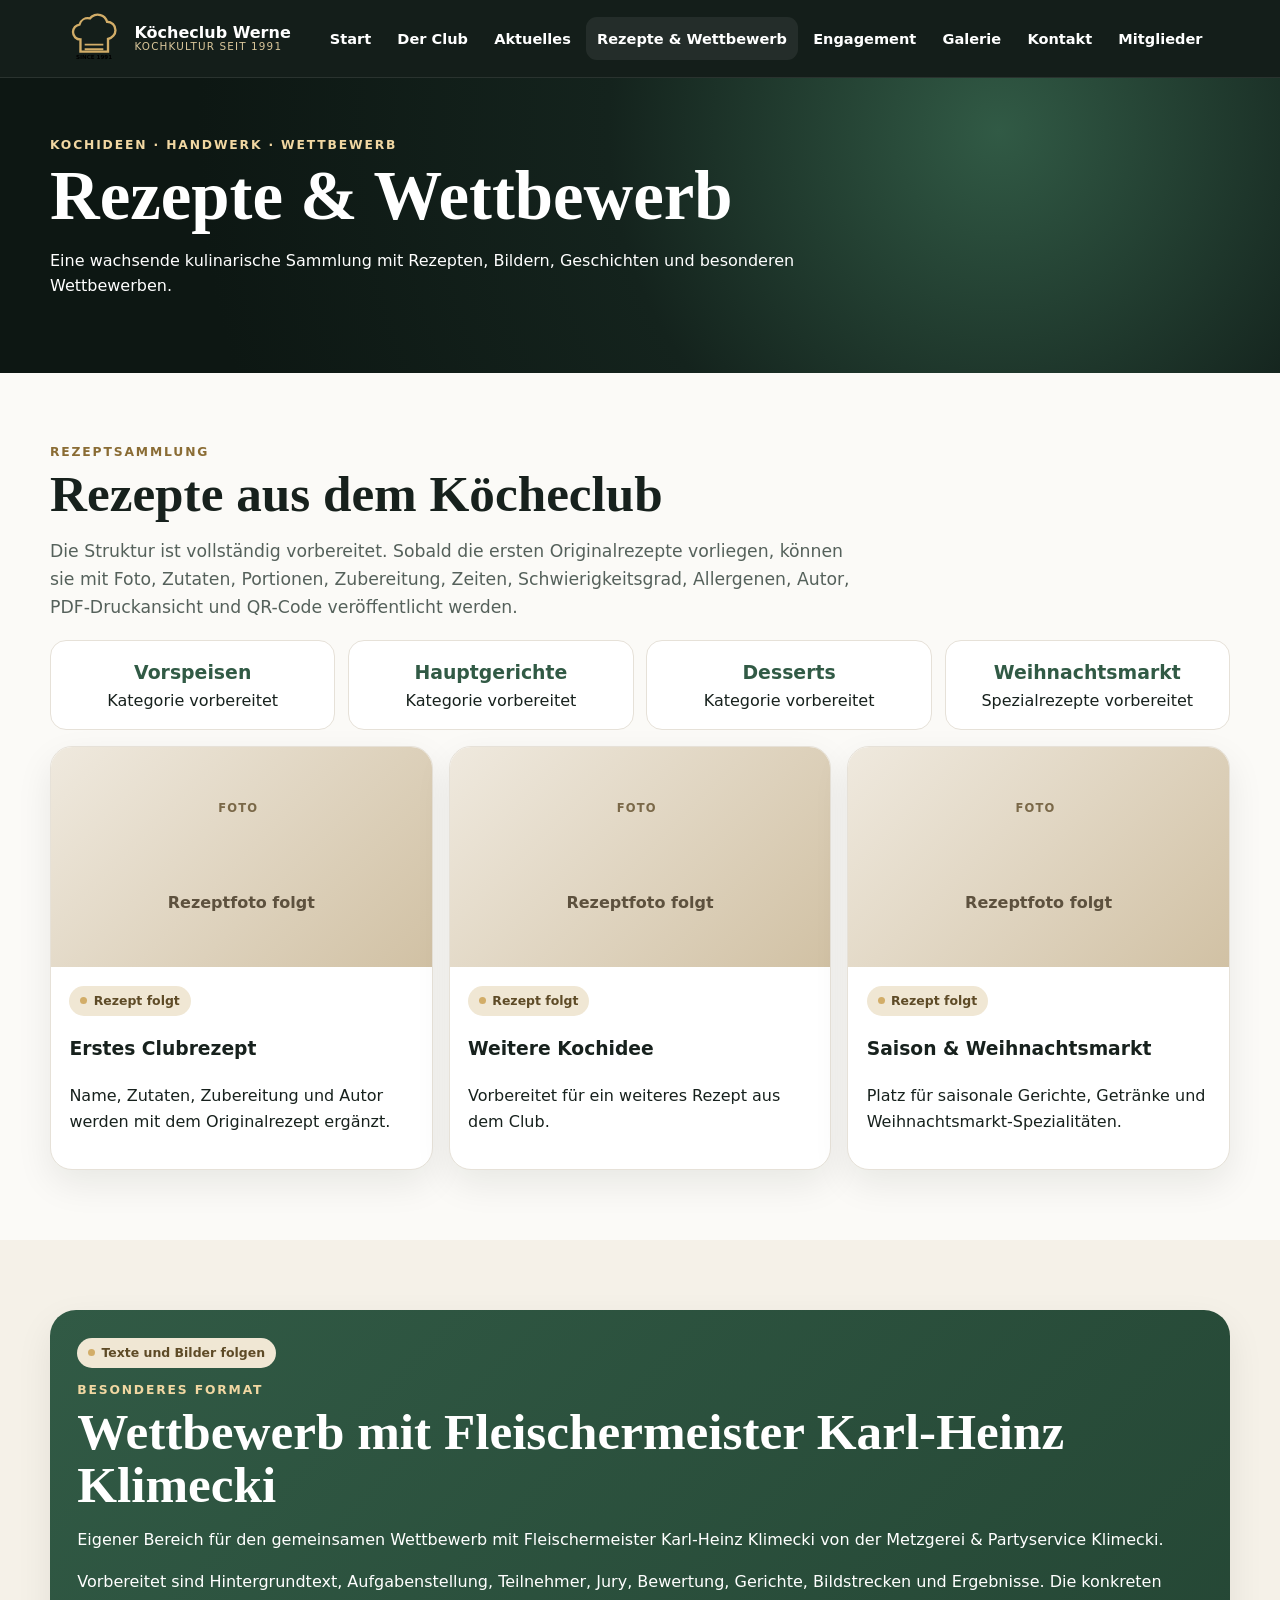
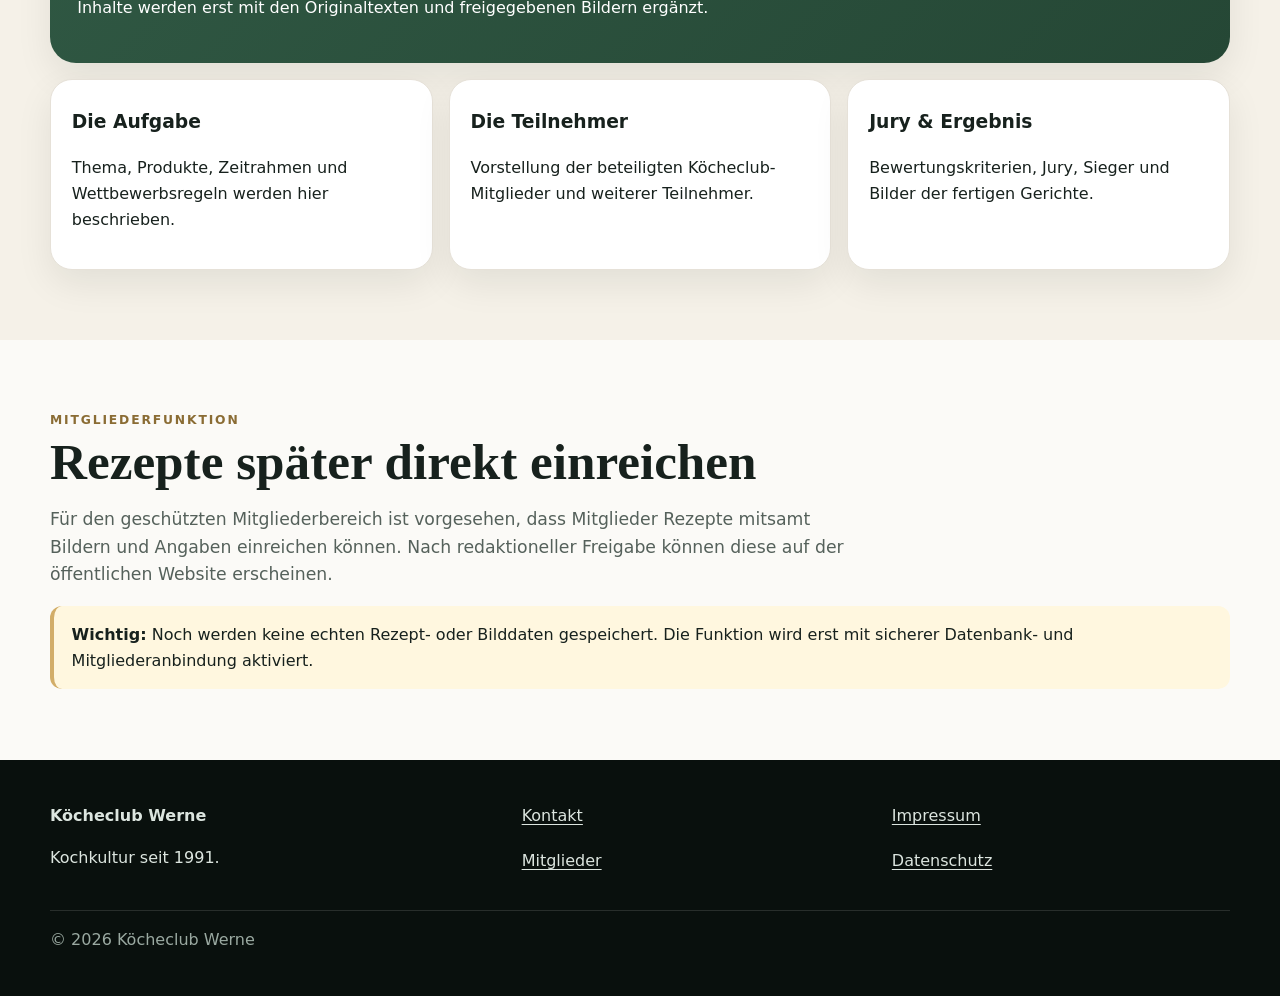
<file: rezepte-wettbewerb.html>
<!doctype html><html lang="de"><head><meta charset="utf-8"><meta name="viewport" content="width=device-width,initial-scale=1"><title>Rezepte & Wettbewerb | Köcheclub Werne</title><meta name="description" content="Rezepte, Kochideen und Wettbewerbe des Köcheclub Werne."><link rel="stylesheet" href="styles.css"></head><body><a class="skip" href="#main">Zum Inhalt springen</a><header><div class="nav"><a class="brand" href="index.html"><span class="kc-logo" aria-hidden="true"><svg viewBox="0 0 120 92"><path d="M31 47c-9 0-16-7-16-16 0-8 6-15 14-16 3-10 12-15 22-13 5-7 15-10 23-7 7 2 12 8 14 14 10 0 18 8 18 18 0 9-7 17-16 19v27H31V47z" fill="none" stroke="currentColor" stroke-width="5"/><path d="M40 58h40M40 68h40" stroke="currentColor" stroke-width="4"/><text x="60" y="88" text-anchor="middle" font-size="12" font-weight="800">SINCE 1991</text></svg></span><span class="brand-copy"><strong>Köcheclub Werne</strong><small>Kochkultur seit 1991</small></span></a><button class="menu-btn" type="button">Menü</button><nav aria-label="Hauptnavigation"><ul><li><a href="index.html">Start</a></li><li><a href="club.html">Der Club</a></li><li><a href="aktuelles.html">Aktuelles</a></li><li><a aria-current="page" href="rezepte-wettbewerb.html">Rezepte & Wettbewerb</a></li><li><a href="engagement.html">Engagement</a></li><li><a href="galerie.html">Galerie</a></li><li><a href="kontakt.html">Kontakt</a></li><li><a href="mitglieder.html">Mitglieder</a></li></ul></nav></div></header><main id="main"><section class="page-hero"><div class="wrap"><div class="eyebrow">Kochideen · Handwerk · Wettbewerb</div><h1>Rezepte & Wettbewerb</h1><p>Eine wachsende kulinarische Sammlung mit Rezepten, Bildern, Geschichten und besonderen Wettbewerben.</p></div></section><section class="section"><div class="wrap"><div class="section-kicker">Rezeptsammlung</div><h2>Rezepte aus dem Köcheclub</h2><p class="lead">Die Struktur ist vollständig vorbereitet. Sobald die ersten Originalrezepte vorliegen, können sie mit Foto, Zutaten, Portionen, Zubereitung, Zeiten, Schwierigkeitsgrad, Allergenen, Autor, PDF-Druckansicht und QR-Code veröffentlicht werden.</p><div class="feature-list"><div class="feature-item"><strong>Vorspeisen</strong>Kategorie vorbereitet</div><div class="feature-item"><strong>Hauptgerichte</strong>Kategorie vorbereitet</div><div class="feature-item"><strong>Desserts</strong>Kategorie vorbereitet</div><div class="feature-item"><strong>Weihnachtsmarkt</strong>Spezialrezepte vorbereitet</div></div><div class="media-grid" style="margin-top:1rem"><article class="media-card"><div class="photo-placeholder">Rezeptfoto folgt</div><div class="media-body"><span class="status-chip">Rezept folgt</span><h3>Erstes Clubrezept</h3><p>Name, Zutaten, Zubereitung und Autor werden mit dem Originalrezept ergänzt.</p></div></article><article class="media-card"><div class="photo-placeholder">Rezeptfoto folgt</div><div class="media-body"><span class="status-chip">Rezept folgt</span><h3>Weitere Kochidee</h3><p>Vorbereitet für ein weiteres Rezept aus dem Club.</p></div></article><article class="media-card"><div class="photo-placeholder">Rezeptfoto folgt</div><div class="media-body"><span class="status-chip">Rezept folgt</span><h3>Saison & Weihnachtsmarkt</h3><p>Platz für saisonale Gerichte, Getränke und Weihnachtsmarkt-Spezialitäten.</p></div></article></div></div></section><section class="section alt"><div class="wrap"><div class="band"><span class="status-chip">Texte und Bilder folgen</span><div class="section-kicker" style="color:#f1d7a2;margin-top:.8rem">Besonderes Format</div><h2>Wettbewerb mit Fleischermeister Karl-Heinz Klimecki</h2><p>Eigener Bereich für den gemeinsamen Wettbewerb mit Fleischermeister Karl-Heinz Klimecki von der Metzgerei & Partyservice Klimecki.</p><p>Vorbereitet sind Hintergrundtext, Aufgabenstellung, Teilnehmer, Jury, Bewertung, Gerichte, Bildstrecken und Ergebnisse. Die konkreten Inhalte werden erst mit den Originaltexten und freigegebenen Bildern ergänzt.</p></div><div class="grid" style="margin-top:1rem"><article class="card"><h3>Die Aufgabe</h3><p>Thema, Produkte, Zeitrahmen und Wettbewerbsregeln werden hier beschrieben.</p></article><article class="card"><h3>Die Teilnehmer</h3><p>Vorstellung der beteiligten Köcheclub-Mitglieder und weiterer Teilnehmer.</p></article><article class="card"><h3>Jury & Ergebnis</h3><p>Bewertungskriterien, Jury, Sieger und Bilder der fertigen Gerichte.</p></article></div></div></section><section class="section"><div class="wrap"><div class="section-kicker">Mitgliederfunktion</div><h2>Rezepte später direkt einreichen</h2><p class="lead">Für den geschützten Mitgliederbereich ist vorgesehen, dass Mitglieder Rezepte mitsamt Bildern und Angaben einreichen können. Nach redaktioneller Freigabe können diese auf der öffentlichen Website erscheinen.</p><div class="notice"><strong>Wichtig:</strong> Noch werden keine echten Rezept- oder Bilddaten gespeichert. Die Funktion wird erst mit sicherer Datenbank- und Mitgliederanbindung aktiviert.</div></div></section></main><footer><div class="footer-grid"><div><strong>Köcheclub Werne</strong><p>Kochkultur seit 1991.</p></div><div class="footer-links"><a href="kontakt.html">Kontakt</a><a href="mitglieder.html">Mitglieder</a></div><div class="footer-links"><a href="impressum.html">Impressum</a><a href="datenschutz.html">Datenschutz</a></div></div><div class="copyright">© <span data-year></span> Köcheclub Werne</div></footer><script src="script.js" defer></script></body></html>
</file>
<file: styles.css>
:root{--bg:#0d1713;--bg2:#14231d;--green:#315a45;--green2:#254735;--gold:#d2ad68;--gold2:#efd49b;--paper:#f5f1e8;--ink:#17211d;--muted:#607069;--line:#e6e1d8;--white:#fff;--max:1180px;--radius:22px;--shadow:0 14px 36px rgba(13,23,19,.08)}*{box-sizing:border-box}html{scroll-behavior:smooth}body{margin:0;font-family:Inter,system-ui,-apple-system,BlinkMacSystemFont,"Segoe UI",sans-serif;color:var(--ink);background:#fbfaf7;line-height:1.6}img,svg{max-width:100%;display:block}a{color:inherit;text-underline-offset:3px}button,input,textarea,select{font:inherit}header{position:sticky;top:0;z-index:30;background:rgba(13,23,19,.97);border-bottom:1px solid #ffffff18;backdrop-filter:blur(12px)}.nav{max-width:var(--max);margin:auto;padding:.72rem 1rem;display:flex;align-items:center;justify-content:space-between;gap:1rem;position:relative}.brand{display:flex;align-items:center;gap:.78rem;color:white;text-decoration:none;min-width:0}.kc-logo{width:56px;height:54px;color:var(--gold);flex:0 0 auto}.kc-logo svg{width:100%;height:100%}.kc-logo-img{width:58px;height:58px;object-fit:contain;flex:0 0 auto;border-radius:8px}.brand-copy{display:flex;flex-direction:column;line-height:1.05;min-width:0}.brand-copy strong{font-size:1rem;white-space:nowrap}.brand-copy small{color:#dac79b;font-size:.65rem;letter-spacing:.11em;text-transform:uppercase;white-space:nowrap}nav ul{display:flex;list-style:none;gap:.2rem;margin:0;padding:0;align-items:center}nav a{display:block;color:white;text-decoration:none;padding:.62rem .72rem;border-radius:11px;font-size:.91rem;font-weight:650}nav a:hover,nav a:focus-visible,nav a[aria-current=page]{background:#ffffff12;outline:none}.menu-btn{display:none;background:transparent;color:white;border:1px solid #ffffff55;border-radius:12px;padding:.62rem .85rem;min-height:44px}.hero,.page-hero{background:radial-gradient(circle at 78% 18%,#315a45 0,#14231d 38%,#0d1713 78%);color:white}.hero{padding:5.2rem 1rem}.page-hero{padding:3.6rem 1rem}.wrap,.hero-inner{max-width:var(--max);margin:auto}.hero-inner{display:grid;grid-template-columns:1.3fr .7fr;gap:2rem;align-items:center}.hero h1,.page-hero h1,.section h2{font-family:Georgia,"Times New Roman",serif;line-height:1.03}.hero h1{font-size:clamp(3.2rem,8vw,5.8rem);margin:.45rem 0}.page-hero h1{font-size:clamp(2.5rem,6vw,4.3rem);margin:.35rem 0}.hero p,.page-hero p{max-width:780px}.eyebrow,.section-kicker{text-transform:uppercase;letter-spacing:.15em;font-size:.77rem;font-weight:900;color:#f1d7a2}.section-kicker{color:#8a6c34}.hero-card,.card{border-radius:var(--radius)}.hero-card{background:#ffffff0e;border:1px solid #ffffff20;padding:1.35rem;box-shadow:0 18px 50px rgba(0,0,0,.12)}.section{padding:4.4rem 1rem}.section.alt{background:var(--paper)}.section h2{font-size:clamp(2rem,4vw,3.2rem);margin:.35rem 0 1rem}.lead{max-width:800px;color:#55615b;font-size:1.08rem}.grid{display:grid;grid-template-columns:repeat(3,1fr);gap:1rem}.card{background:white;border:1px solid var(--line);padding:1.3rem;box-shadow:var(--shadow);transition:transform .2s ease,box-shadow .2s ease}.card:hover{transform:translateY(-2px);box-shadow:0 18px 42px rgba(13,23,19,.11)}.card h3{margin-top:.35rem}.card a{font-weight:800;color:var(--green)}.btn{display:inline-flex;align-items:center;justify-content:center;min-height:46px;padding:.82rem 1.15rem;border-radius:999px;text-decoration:none;font-weight:850;border:1px solid transparent;transition:transform .15s ease,filter .15s ease}.btn:hover{transform:translateY(-1px);filter:brightness(1.03)}.btn-primary{background:var(--gold);color:#17211d}.btn-dark{background:var(--bg);color:white}.btn-outline{border-color:#ffffff55;color:white;background:transparent}.actions{display:flex;gap:.72rem;flex-wrap:wrap;margin-top:1.35rem}.band{background:linear-gradient(135deg,var(--green),var(--green2));color:white;border-radius:26px;padding:1.7rem;box-shadow:var(--shadow)}.history-grid{display:grid;grid-template-columns:.8fr 1.2fr;gap:2rem;align-items:start}.history-year{font-family:Georgia,serif;font-size:clamp(4rem,11vw,8rem);color:var(--gold);line-height:.9}.timeline{display:grid;gap:1rem}.event{background:white;border:1px solid #e5dfd5;border-radius:16px;padding:1rem}.event strong{color:var(--green)}.people{display:grid;grid-template-columns:repeat(4,1fr);gap:1rem}.person{background:white;border:1px solid #e5dfd5;border-radius:16px;overflow:hidden}.person-photo,.photo-placeholder{display:grid;place-items:center;min-height:190px;background:linear-gradient(135deg,#efe9de,#d1c1a4);text-align:center;padding:1rem;color:#5d513e;font-weight:800}.photo-placeholder::before{content:"Foto";display:inline-block;margin-right:.4rem;font-size:.72rem;text-transform:uppercase;letter-spacing:.1em;color:#7a6848}.person-body{padding:1rem}.form-grid{display:grid;grid-template-columns:1fr 1fr;gap:1rem}.field{display:flex;flex-direction:column;gap:.3rem}.field.full{grid-column:1/-1}input,textarea,select{padding:.82rem;border:1px solid #bdc4bf;border-radius:11px;background:white}input:focus,textarea:focus,select:focus{outline:3px solid rgba(210,173,104,.25);border-color:#9c7e45}textarea{min-height:140px}.notice{background:#fff7df;border-left:4px solid var(--gold);padding:1rem 1.1rem;border-radius:12px}.prose{max-width:900px;margin:auto}.status-chip{display:inline-flex;align-items:center;gap:.4rem;padding:.32rem .68rem;border-radius:999px;background:#f0e7d4;color:#5e4b27;font-size:.78rem;font-weight:850}.status-chip::before{content:"";width:7px;height:7px;border-radius:50%;background:var(--gold)}.media-grid{display:grid;grid-template-columns:repeat(3,1fr);gap:1rem}.media-card{background:#fff;border:1px solid var(--line);border-radius:var(--radius);overflow:hidden;box-shadow:var(--shadow)}.media-card .photo-placeholder{min-height:220px}.media-body{padding:1.15rem}.feature-list{display:grid;grid-template-columns:repeat(4,1fr);gap:.8rem;margin-top:1.2rem}.feature-item{background:#fff;border:1px solid var(--line);border-radius:16px;padding:1rem;text-align:center}.feature-item strong{display:block;color:var(--green);font-size:1.18rem}.section-note{margin-top:1rem;color:var(--muted);font-size:.92rem}footer{background:#09100d;color:#dce5df;padding:2.7rem 1rem}.footer-grid{max-width:var(--max);margin:auto;display:grid;grid-template-columns:1.3fr 1fr 1fr;gap:2rem}.footer-links{display:grid;gap:.45rem}.copyright{max-width:var(--max);margin:1.5rem auto 0;padding-top:1rem;border-top:1px solid #ffffff20;color:#9aa9a1}.cookie{position:fixed;left:1rem;right:1rem;bottom:1rem;z-index:50;max-width:720px;margin:auto;background:white;border:1px solid #ddd;border-radius:18px;padding:1rem;box-shadow:0 18px 60px #0004}.cookie[hidden]{display:none}.skip{position:absolute;left:-9999px}.skip:focus{left:1rem;top:1rem;background:white;padding:.6rem;z-index:99}@media(max-width:1000px){nav a{font-size:.86rem;padding:.56rem .55rem}}@media(max-width:900px){.menu-btn{display:block}nav ul{display:none;position:absolute;top:calc(100% + .4rem);left:1rem;right:1rem;background:#101c17;border:1px solid #ffffff1f;border-radius:16px;padding:.65rem;flex-direction:column;align-items:stretch;box-shadow:0 22px 55px rgba(0,0,0,.35)}nav ul.open{display:flex}nav li{width:100%}nav a{padding:.82rem .9rem;font-size:1rem}.hero-inner,.grid,.history-grid,.footer-grid,.media-grid{grid-template-columns:1fr}.feature-list{grid-template-columns:1fr 1fr}.people{grid-template-columns:1fr 1fr}.form-grid{grid-template-columns:1fr}.field.full{grid-column:auto}.section{padding:3.4rem 1rem}.hero{padding:3.9rem 1rem}.page-hero{padding:3rem 1rem}.btn{width:100%}.brand-copy strong{font-size:.96rem}.brand-copy small{font-size:.6rem}.kc-logo{width:50px;height:48px}.kc-logo-img{width:52px;height:52px}}@media(max-width:560px){.people,.feature-list{grid-template-columns:1fr}.hero h1{font-size:clamp(3rem,15vw,4.7rem)}.hero-card{padding:1.15rem}.section{padding:3rem 1rem}.media-card .photo-placeholder{min-height:170px}}@media(prefers-reduced-motion:reduce){*{scroll-behavior:auto!important;transition:none!important}}
</file>
